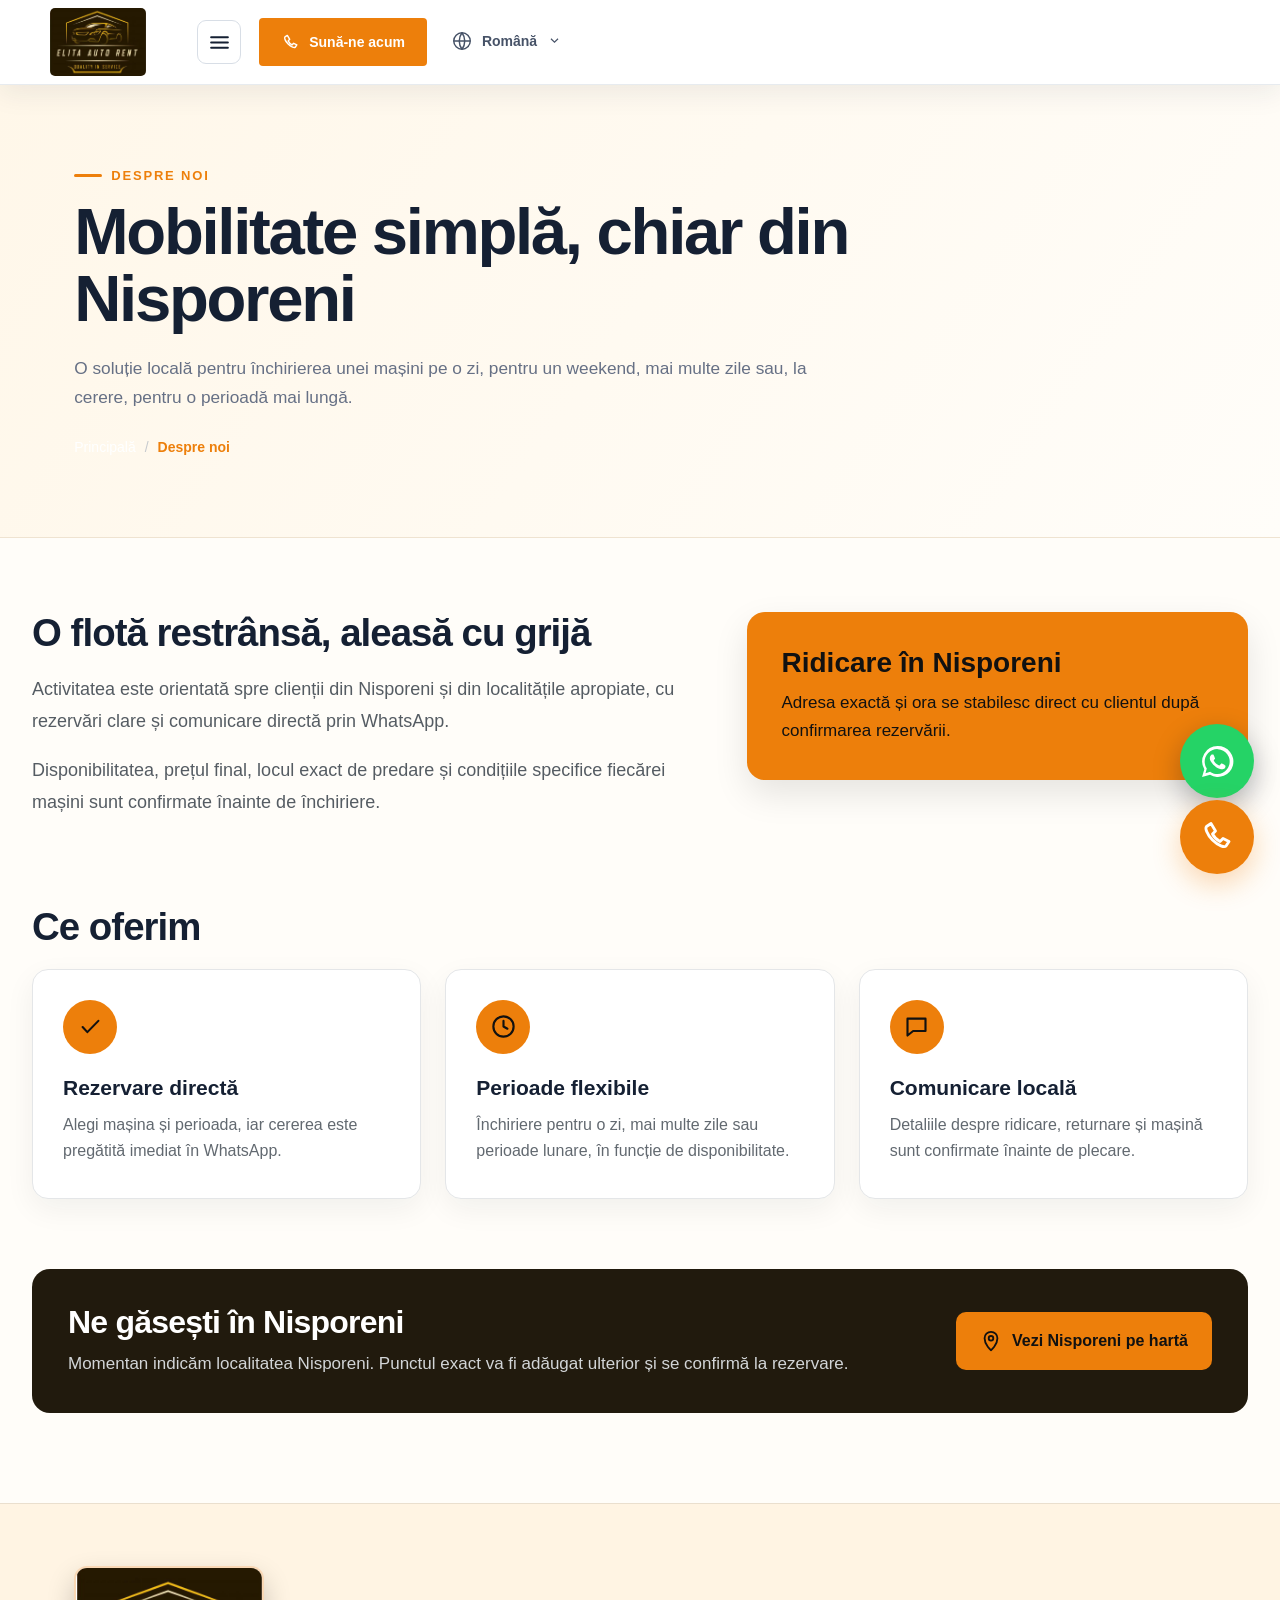
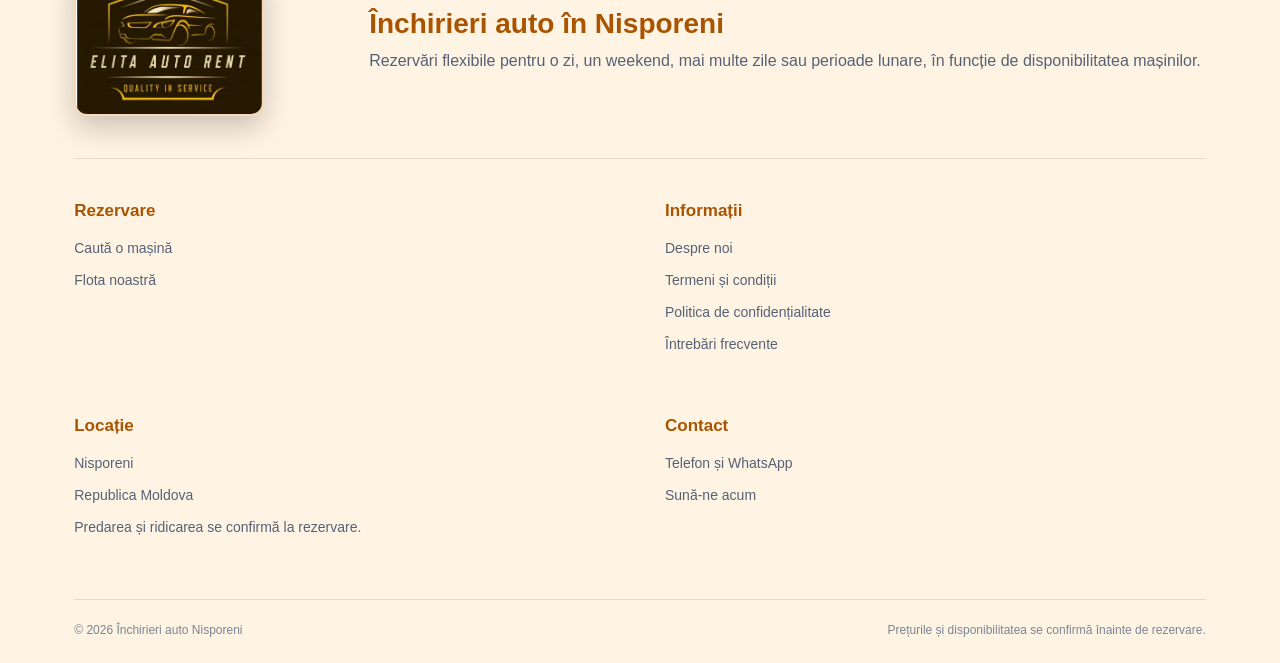
<file: about.html>
<!doctype html>
<html lang="ro">
<head>
  <meta charset="utf-8">
  <meta name="viewport" content="width=device-width, initial-scale=1">
  <meta name="description" content="Despre serviciul local de închirieri auto din Nisporeni, Republica Moldova.">
  <title>Despre noi | Închirieri auto Nisporeni</title>
  <link rel="stylesheet" href="styles.css">
</head>
<body class="info-page" data-page="about">
  <header class="site-header" aria-label="Antet">
    <a class="brand-placeholder" href="index.html" aria-label="Elita Auto Rent — Acasă"><img class="brand-logo" src="assets/brand/elita-auto-rent-logo.jpg" alt="Elita Auto Rent"></a>
    <nav class="desktop-nav" aria-label="Navigație principală">
      <a href="index.html#fleet" data-i18n="navRental">Închirieri auto</a>
      <a href="index.html#fleet" data-i18n="navFleet">Flota noastră</a>
      <a href="about.html" data-i18n="navAbout" aria-current="page">Despre noi</a>
      <a href="terms.html" data-i18n="navTerms">Termeni și condiții</a>
      <a href="index.html#contact" data-i18n="navContact">Contact</a>
    </nav>
    <div class="header-actions">
      <button id="mobile-nav-toggle" class="mobile-nav-toggle" type="button" aria-label="Deschide meniul" aria-expanded="false" aria-controls="mobile-nav-panel">
        <svg aria-hidden="true" viewBox="0 0 24 24"><path d="M4 7h16M4 12h16M4 17h16"/></svg>
      </button>
      <a class="account-link header-phone-link" href="index.html#contact" data-call-link><svg class="inline-phone-icon" aria-hidden="true" viewBox="0 0 24 24"><path d="M8 3 5 5c-1 1 0 5 4 9s8 5 9 4l2-3-4-2-2 2c-2-1-4-3-5-5l2-2-3-5Z"/></svg> <span data-phone-display>Sună-ne acum</span></a>
      <a class="header-icon-link" href="index.html#fleet" aria-label="Rezervare">
        <svg aria-hidden="true" viewBox="0 0 24 24"><path d="M20 21v-2a5 5 0 0 0-5-5H9a5 5 0 0 0-5 5v2M12 10a4 4 0 1 0 0-8 4 4 0 0 0 0 8Z"/></svg>
      </a>
      <div class="language-switcher">
        <button id="language-button" class="language-button" type="button" aria-label="Selectează limba" aria-expanded="false" aria-controls="language-menu">
          <svg aria-hidden="true" viewBox="0 0 24 24"><circle cx="12" cy="12" r="9"/><path d="M3 12h18M12 3a15 15 0 0 1 0 18M12 3a15 15 0 0 0 0 18"/></svg>
          <span id="current-language-label">Română</span>
          <svg class="language-chevron" aria-hidden="true" viewBox="0 0 24 24"><path d="m7 9.5 5 5 5-5"/></svg>
        </button>
        <div id="language-menu" class="language-menu" hidden>
          <button type="button" data-language="ro" aria-current="true">Română <small>RO</small></button>
          <button type="button" data-language="ru">Русский <small>RU</small></button>
          <button type="button" data-language="en">English <small>EN</small></button>
        </div>
      </div>
    </div>
    <nav id="mobile-nav-panel" class="mobile-nav-panel" aria-label="Navigație mobilă" hidden>
      <a href="index.html#fleet" data-i18n="navRental">Închirieri auto</a>
      <a href="index.html#fleet" data-i18n="navFleet">Flota noastră</a>
      <a href="about.html" data-i18n="navAbout" aria-current="page">Despre noi</a>
      <a href="terms.html" data-i18n="navTerms">Termeni și condiții</a>
      <a href="index.html#contact" data-i18n="navContact">Contact</a>
    </nav>
  </header>

  <main class="info-main">
    <section class="info-hero">
      <div class="info-hero-inner">
        <span class="info-eyebrow" data-i18n="eyebrow">Despre noi</span>
        <h1 data-i18n="title">Mobilitate simplă, chiar din Nisporeni</h1>
        <p data-i18n="lead">O soluție locală pentru închirierea unei mașini pe o zi, pentru un weekend, mai multe zile sau, la cerere, pentru o perioadă mai lungă.</p>
        <nav class="info-breadcrumbs" aria-label="Fir de navigare"><a href="index.html" data-i18n="home">Principală</a><span>/</span><strong data-i18n="navAbout">Despre noi</strong></nav>
      </div>
    </section>

    <div class="info-content-shell">
      <section class="info-section about-intro-grid">
        <div class="info-copy">
          <h2 data-i18n="introTitle">O flotă restrânsă, aleasă cu grijă</h2>
          <p data-i18n="introOne">Activitatea este orientată spre clienții din Nisporeni și din localitățile apropiate, cu rezervări clare și comunicare directă prin WhatsApp.</p>
          <p data-i18n="introTwo">Disponibilitatea, prețul final, locul exact de predare și condițiile specifice fiecărei mașini sunt confirmate înainte de închiriere.</p>
        </div>
        <aside class="about-highlight">
          <strong data-i18n="highlightTitle">Ridicare în Nisporeni</strong>
          <p data-i18n="highlightText">Adresa exactă și ora se stabilesc direct cu clientul după confirmarea rezervării.</p>
        </aside>
      </section>

      <section class="info-section">
        <h2 data-i18n="valuesTitle">Ce oferim</h2>
        <div class="about-card-grid">
          <article class="about-card">
            <span class="about-card-icon"><svg aria-hidden="true" viewBox="0 0 24 24"><path d="M5 12.5 9.2 17 19 7"/></svg></span>
            <h3 data-i18n="cardOneTitle">Rezervare directă</h3><p data-i18n="cardOneText">Alegi mașina și perioada, iar cererea este pregătită imediat în WhatsApp.</p>
          </article>
          <article class="about-card">
            <span class="about-card-icon"><svg aria-hidden="true" viewBox="0 0 24 24"><circle cx="12" cy="12" r="9"/><path d="M12 7v5l3.5 2"/></svg></span>
            <h3 data-i18n="cardTwoTitle">Perioade flexibile</h3><p data-i18n="cardTwoText">Închiriere pentru o zi, mai multe zile sau perioade lunare, în funcție de disponibilitate.</p>
          </article>
          <article class="about-card">
            <span class="about-card-icon"><svg aria-hidden="true" viewBox="0 0 24 24"><path d="M4 5h16v11H9l-5 4Z"/></svg></span>
            <h3 data-i18n="cardThreeTitle">Comunicare locală</h3><p data-i18n="cardThreeText">Detaliile despre ridicare, returnare și mașină sunt confirmate înainte de plecare.</p>
          </article>
        </div>
      </section>

      <section class="info-section location-callout">
        <div><h2 data-i18n="locationTitle">Ne găsești în Nisporeni</h2><p data-i18n="locationText">Momentan indicăm localitatea Nisporeni. Punctul exact va fi adăugat ulterior și se confirmă la rezervare.</p></div>
        <a class="map-button" href="https://www.google.com/maps/search/?api=1&amp;query=Nisporeni%2C%20Republica%20Moldova" target="_blank" rel="noopener noreferrer">
          <svg aria-hidden="true" viewBox="0 0 24 24"><path d="M12 22s7-5.5 7-13A7 7 0 1 0 5 9c0 7.5 7 13 7 13Z"/><circle cx="12" cy="9" r="2.5"/></svg><span data-i18n="mapButton">Vezi Nisporeni pe hartă</span>
        </a>
      </section>
    </div>
  </main>

  <footer class="site-footer">
    <div class="site-footer-shell">
      <section class="footer-intro"><a class="footer-brand" href="index.html" aria-label="Elita Auto Rent — Acasă"><img class="footer-logo" src="assets/brand/elita-auto-rent-logo.jpg" alt="Elita Auto Rent"></a><div><h2 data-i18n="footerTitle">Închirieri auto în Nisporeni</h2><p data-i18n="footerLead">Rezervări flexibile pentru o zi, un weekend, mai multe zile sau perioade lunare, în funcție de disponibilitatea mașinilor.</p></div></section>
      <div class="footer-columns">
        <div><h3 data-i18n="booking">Rezervare</h3><a href="index.html#fleet" data-i18n="findCar">Caută o mașină</a><a href="index.html#fleet" data-i18n="navFleet">Flota noastră</a></div>
        <div><h3 data-i18n="information">Informații</h3><a href="about.html" data-i18n="navAbout">Despre noi</a><a href="terms.html" data-i18n="navTerms">Termeni și condiții</a><a href="#" data-i18n="privacy">Politica de confidențialitate</a><a href="#" data-i18n="faq">Întrebări frecvente</a></div>
        <div><h3 data-i18n="location">Locație</h3><a href="https://www.google.com/maps/search/?api=1&amp;query=Nisporeni%2C%20Republica%20Moldova" target="_blank" rel="noopener noreferrer">Nisporeni</a><a href="https://www.google.com/maps/search/?api=1&amp;query=Nisporeni%2C%20Republica%20Moldova" target="_blank" rel="noopener noreferrer" data-i18n="moldova">Republica Moldova</a><p data-i18n="delivery">Predarea și ridicarea se confirmă la rezervare.</p></div>
        <div><h3 data-i18n="navContact">Contact</h3><p data-i18n="phoneWhatsapp">Telefon și WhatsApp</p><a href="index.html#contact" data-call-link data-phone-display>Sună-ne acum</a></div>
      </div>
      <div class="footer-bottom"><span data-i18n="copyright">© 2026 Închirieri auto Nisporeni</span><span data-i18n="availability">Prețurile și disponibilitatea se confirmă înainte de rezervare.</span></div>
    </div>
  </footer>

  <button id="floating-whatsapp" class="floating-safety floating-whatsapp" type="button" aria-label="Deschide WhatsApp"><svg aria-hidden="true" viewBox="0 0 32 32"><path d="M16.05 4.5A11.42 11.42 0 0 0 6.2 21.7L4.5 27.5l5.95-1.62A11.5 11.5 0 1 0 16.05 4.5Zm0 20.87c-1.8 0-3.56-.5-5.08-1.45l-.36-.22-3.53.96.95-3.43-.24-.37a9.3 9.3 0 1 1 8.26 4.51Zm5.1-6.96c-.28-.14-1.65-.81-1.9-.9-.26-.1-.45-.14-.64.14-.19.28-.73.9-.9 1.09-.16.19-.33.21-.61.07-.28-.14-1.18-.43-2.25-1.39a8.43 8.43 0 0 1-1.56-1.94c-.16-.28-.02-.43.12-.57.13-.13.28-.33.42-.5.14-.16.19-.28.28-.47.09-.19.05-.35-.02-.5-.07-.14-.64-1.54-.87-2.1-.23-.56-.47-.48-.64-.49h-.54c-.19 0-.5.07-.76.35-.26.28-1 1-1 2.43 0 1.43 1.04 2.81 1.18 3 .14.19 2.04 3.12 4.95 4.38.69.3 1.23.48 1.65.61.69.22 1.32.19 1.82.12.56-.08 1.65-.68 1.88-1.33.23-.65.23-1.21.16-1.33-.07-.12-.26-.19-.54-.33Z"/></svg></button>
  <a id="floating-phone" class="floating-safety floating-phone" href="index.html#contact" data-call-link aria-label="Sună-ne acum"><svg aria-hidden="true" viewBox="0 0 24 24"><path d="M8 3 5 5c-1 1 0 5 4 9s8 5 9 4l2-3-4-2-2 2c-2-1-4-3-5-5l2-2-3-5Z"/></svg></a>
  <button id="scroll-to-top" class="scroll-to-top" type="button" aria-label="Înapoi la începutul paginii"><svg aria-hidden="true" viewBox="0 0 64 64"><circle class="scroll-track" cx="32" cy="32" r="26"/><circle class="scroll-progress" cx="32" cy="32" r="26"/><path class="scroll-arrow" d="M32 43V22M23.5 30.5 32 22l8.5 8.5"/></svg></button>
  <script src="site-config.js"></script>
  <script src="content-pages.js"></script>
</body>
</html>
</file>
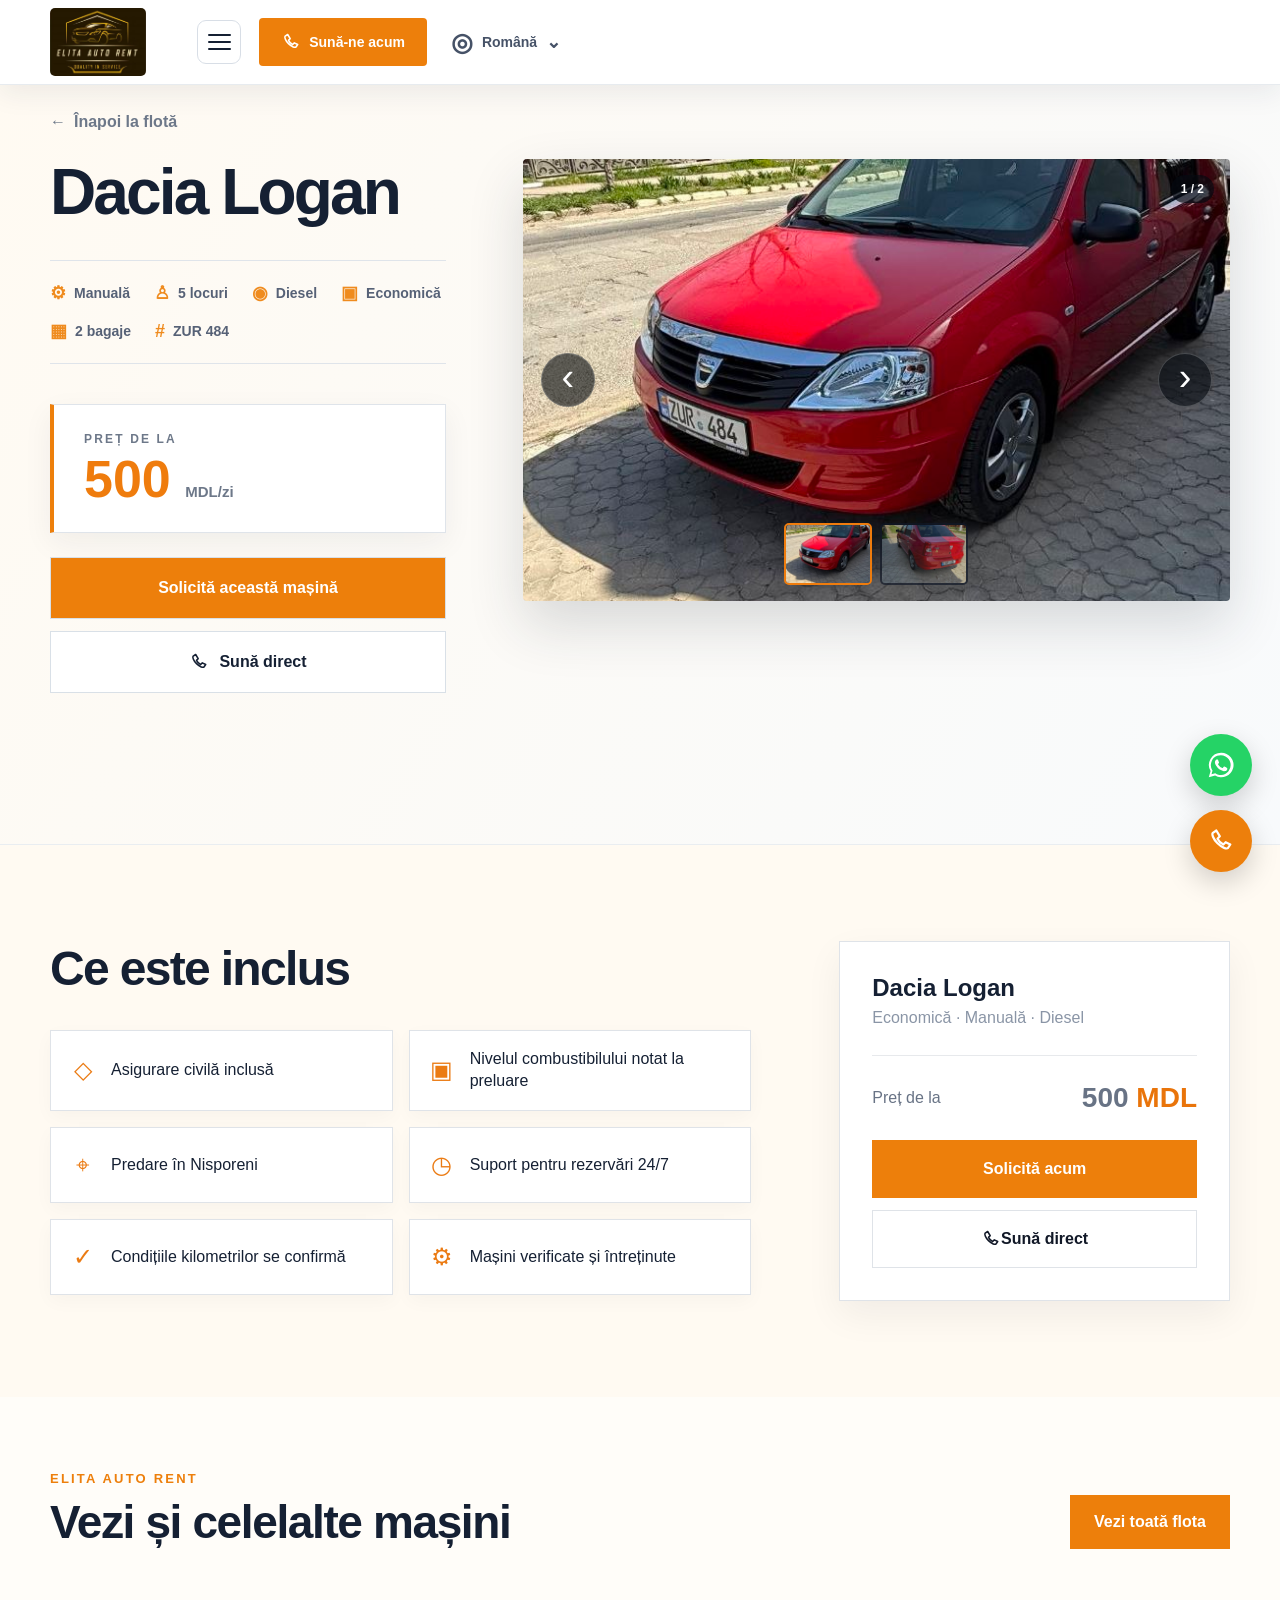
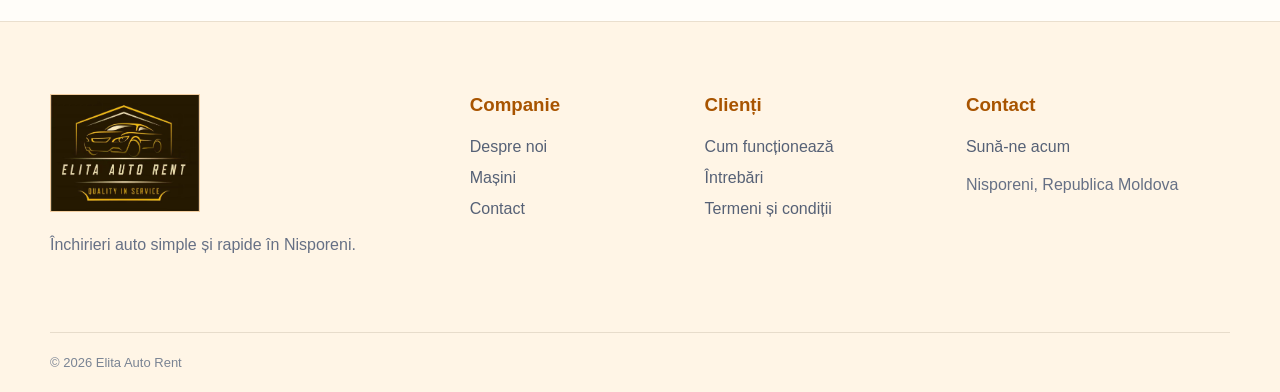
<file: car.html>
<!doctype html>
<html lang="ro">
<head>
  <meta charset="utf-8">
  <meta name="viewport" content="width=device-width, initial-scale=1, viewport-fit=cover">
  <meta name="description" content="Detalii, fotografii și rezervare pentru mașinile Elita Auto Rent din Nisporeni.">
  <meta name="theme-color" content="#fffaf2">
  <title>Mașină | Elita Auto Rent</title>
  <link rel="stylesheet" href="styles.css">
  <link rel="stylesheet" href="car-detail.css">
</head>
<body class="car-detail-page">
  <header class="site-header detail-site-header" aria-label="Antet principal">
    <a class="brand-placeholder" href="index.html" aria-label="Elita Auto Rent — Acasă"><img class="brand-logo" src="assets/brand/elita-auto-rent-logo.jpg" alt="Elita Auto Rent"></a>
    <nav class="desktop-nav" aria-label="Navigație principală">
      <a href="index.html#fleet" data-copy="cars">Mașini</a>
      <a href="index.html#how-it-works" data-copy="steps">Cum funcționează</a>
      <a href="index.html#faq" data-copy="faq">Întrebări</a>
      <a href="about.html" data-copy="about">Despre noi</a>
      <a href="index.html#contact" data-copy="contact">Contact</a>
    </nav>
    <div class="header-actions">
      <button id="detail-mobile-toggle" class="mobile-nav-toggle" type="button" aria-label="Deschide meniul" aria-expanded="false" aria-controls="detail-mobile-nav">
        <span class="detail-menu-lines" aria-hidden="true"><i></i><i></i><i></i></span>
      </button>
      <a class="account-link detail-header-phone" href="index.html#contact" data-call-link><svg class="inline-phone-icon" aria-hidden="true" viewBox="0 0 24 24"><path d="M8 3 5 5c-1 1 0 5 4 9s8 5 9 4l2-3-4-2-2 2c-2-1-4-3-5-5l2-2-3-5Z"/></svg> <span data-phone-display>Sună-ne acum</span></a>
      <div class="language-switcher">
        <button id="detail-language-button" class="language-button" type="button" aria-label="Selectează limba" aria-expanded="false" aria-controls="detail-language-menu">
          <span class="detail-globe" aria-hidden="true">◎</span>
          <span id="detail-language-label">Română</span>
          <span class="detail-language-chevron" aria-hidden="true">⌄</span>
        </button>
        <div id="detail-language-menu" class="language-menu" hidden>
          <button type="button" data-language="ro" aria-current="true">Română <small>RO</small></button>
          <button type="button" data-language="ru">Русский <small>RU</small></button>
          <button type="button" data-language="en">English <small>EN</small></button>
        </div>
      </div>
    </div>
    <nav id="detail-mobile-nav" class="mobile-nav-panel" aria-label="Navigație mobilă" hidden>
      <a href="index.html#fleet" data-copy="cars">Mașini</a>
      <a href="index.html#how-it-works" data-copy="steps">Cum funcționează</a>
      <a href="index.html#faq" data-copy="faq">Întrebări</a>
      <a href="about.html" data-copy="about">Despre noi</a>
      <a href="index.html#contact" data-copy="contact">Contact</a>
    </nav>
  </header>

  <main>
    <section class="detail-hero" aria-labelledby="detail-title">
      <div class="detail-shell">
        <a class="detail-back" href="index.html#fleet"><span aria-hidden="true">←</span> <span data-copy="back">Înapoi la flotă</span></a>
        <div class="detail-layout">
          <div class="detail-copy-column">
            <h1 id="detail-title">Mașină</h1>
            <ul id="detail-specs" class="detail-specs" aria-label="Specificațiile mașinii"></ul>
            <div class="detail-price-card">
              <span data-copy="priceFrom">Preț de la</span>
              <strong><span id="detail-price">—</span> <small>MDL<span data-copy="perDay">/zi</span></small></strong>
            </div>
            <div class="detail-desktop-actions">
              <button class="detail-request-button" type="button" data-request data-copy="requestCar">Solicită această mașină</button>
              <a class="detail-call-button" href="index.html#contact" data-call-link><svg class="inline-phone-icon" aria-hidden="true" viewBox="0 0 24 24"><path d="M8 3 5 5c-1 1 0 5 4 9s8 5 9 4l2-3-4-2-2 2c-2-1-4-3-5-5l2-2-3-5Z"/></svg> <span data-copy="call">Sună direct</span></a>
            </div>
          </div>

          <div class="detail-gallery" aria-label="Galeria mașinii">
            <div class="detail-gallery-stage">
              <img id="detail-main-image" src="" alt="" tabindex="0" role="button">
              <button id="detail-gallery-prev" class="detail-gallery-arrow detail-gallery-prev" type="button" aria-label="Fotografia anterioară">‹</button>
              <button id="detail-gallery-next" class="detail-gallery-arrow detail-gallery-next" type="button" aria-label="Fotografia următoare">›</button>
              <span id="detail-gallery-counter" class="detail-gallery-counter"></span>
              <div id="detail-thumbnails" class="detail-thumbnails" aria-label="Miniaturi galerie"></div>
            </div>
          </div>
        </div>
      </div>
    </section>

    <section class="included-section" aria-labelledby="included-title">
      <div class="included-shell">
        <div class="included-main">
          <h2 id="included-title" data-copy="included">Ce este inclus</h2>
          <div class="included-grid">
            <div><span aria-hidden="true">◇</span><p data-copy="insurance">Asigurare civilă inclusă</p></div>
            <div><span aria-hidden="true">▣</span><p data-copy="fuelPickup">Nivelul combustibilului notat la preluare</p></div>
            <div><span aria-hidden="true">⌖</span><p data-copy="delivery">Predare în Nisporeni</p></div>
            <div><span aria-hidden="true">◷</span><p data-copy="support">Suport pentru rezervări 24/7</p></div>
            <div><span aria-hidden="true">✓</span><p data-copy="mileage">Condițiile kilometrilor se confirmă</p></div>
            <div><span aria-hidden="true">⚙</span><p data-copy="inspection">Mașini verificate și întreținute</p></div>
          </div>
        </div>
        <aside class="included-booking-card">
          <h3 id="included-car-name">Mașină</h3>
          <p id="included-car-summary">—</p>
          <div><span data-copy="priceFrom">Preț de la</span><strong><span id="included-price">—</span> MDL</strong></div>
          <button type="button" data-request data-copy="requestNow">Solicită acum</button>
          <a href="index.html#contact" data-call-link><svg class="inline-phone-icon" aria-hidden="true" viewBox="0 0 24 24"><path d="M8 3 5 5c-1 1 0 5 4 9s8 5 9 4l2-3-4-2-2 2c-2-1-4-3-5-5l2-2-3-5Z"/></svg> <span data-copy="call">Sună direct</span></a>
        </aside>
      </div>
    </section>

    <section class="detail-fleet-cta">
      <div><span class="section-eyebrow">Elita Auto Rent</span><h2 data-copy="otherCars">Vezi și celelalte mașini</h2></div>
      <a href="index.html#fleet" data-copy="viewFleet">Vezi toată flota</a>
    </section>
  </main>

  <footer class="detail-footer">
    <div class="detail-footer-shell">
      <div class="detail-footer-brand"><img src="assets/brand/elita-auto-rent-logo.jpg" alt="Elita Auto Rent"><p data-copy="footerText">Închirieri auto simple și rapide în Nisporeni.</p></div>
      <div><h3 data-copy="company">Companie</h3><a href="about.html" data-copy="about">Despre noi</a><a href="index.html#fleet" data-copy="cars">Mașini</a><a href="index.html#contact" data-copy="contact">Contact</a></div>
      <div><h3 data-copy="clients">Clienți</h3><a href="index.html#how-it-works" data-copy="steps">Cum funcționează</a><a href="index.html#faq" data-copy="faq">Întrebări</a><a href="terms.html" data-copy="terms">Termeni și condiții</a></div>
      <div id="detail-contact"><h3 data-copy="contact">Contact</h3><a href="index.html#contact" data-call-link data-phone-display>Sună-ne acum</a><p>Nisporeni, Republica Moldova</p></div>
    </div>
    <div class="detail-footer-bottom">© 2026 Elita Auto Rent</div>
  </footer>

  <div class="detail-mobile-actions" aria-label="Acțiuni rezervare">
    <a href="index.html#contact" data-call-link><svg class="inline-phone-icon" aria-hidden="true" viewBox="0 0 24 24"><path d="M8 3 5 5c-1 1 0 5 4 9s8 5 9 4l2-3-4-2-2 2c-2-1-4-3-5-5l2-2-3-5Z"/></svg> <span data-copy="call">Sună direct</span></a>
    <button type="button" data-request data-copy="requestCar">Solicită această mașină</button>
  </div>

  <button class="detail-floating-whatsapp" type="button" data-request aria-label="Scrie pe WhatsApp">
    <svg aria-hidden="true" viewBox="0 0 32 32"><path d="M16.05 4.5A11.42 11.42 0 0 0 6.2 21.7L4.5 27.5l5.95-1.62A11.5 11.5 0 1 0 16.05 4.5Zm0 20.87c-1.8 0-3.56-.5-5.08-1.45l-.36-.22-3.53.96.95-3.43-.24-.37a9.3 9.3 0 1 1 8.26 4.51Zm5.1-6.96c-.28-.14-1.65-.81-1.9-.9-.26-.1-.45-.14-.64.14-.19.28-.73.9-.9 1.09-.16.19-.33.21-.61.07-.28-.14-1.18-.43-2.25-1.39a8.43 8.43 0 0 1-1.56-1.94c-.16-.28-.02-.43.12-.57.13-.13.28-.33.42-.5.14-.16.19-.28.28-.47.09-.19.05-.35-.02-.5-.07-.14-.64-1.54-.87-2.1-.23-.56-.47-.48-.64-.49h-.54c-.19 0-.5.07-.76.35-.26.28-1 1-1 2.43 0 1.43 1.04 2.81 1.18 3 .14.19 2.04 3.12 4.95 4.38.69.3 1.23.48 1.65.61.69.22 1.32.19 1.82.12.56-.08 1.65-.68 1.88-1.33.23-.65.23-1.21.16-1.33-.07-.12-.26-.19-.54-.33Z"/></svg>
  </button>
  <a class="detail-floating-phone" href="index.html#contact" data-call-link aria-label="Sună-ne acum"><svg aria-hidden="true" viewBox="0 0 24 24"><path d="M8 3 5 5c-1 1 0 5 4 9s8 5 9 4l2-3-4-2-2 2c-2-1-4-3-5-5l2-2-3-5Z"/></svg></a>

  <section id="detail-lightbox" class="detail-lightbox" role="dialog" aria-modal="true" aria-label="Galerie foto" hidden>
    <span id="detail-lightbox-counter" class="detail-lightbox-counter"></span>
    <button id="detail-lightbox-close" class="detail-lightbox-close" type="button" aria-label="Închide galeria">×</button>
    <button id="detail-lightbox-prev" class="detail-lightbox-arrow detail-lightbox-prev" type="button" aria-label="Fotografia anterioară">‹</button>
    <div class="detail-lightbox-frame"><img id="detail-lightbox-image" src="" alt=""></div>
    <button id="detail-lightbox-next" class="detail-lightbox-arrow detail-lightbox-next" type="button" aria-label="Fotografia următoare">›</button>
  </section>

  <script src="site-config.js"></script>
  <script src="fleet-data.js"></script>
  <script src="car-detail.js"></script>
</body>
</html>
</file>
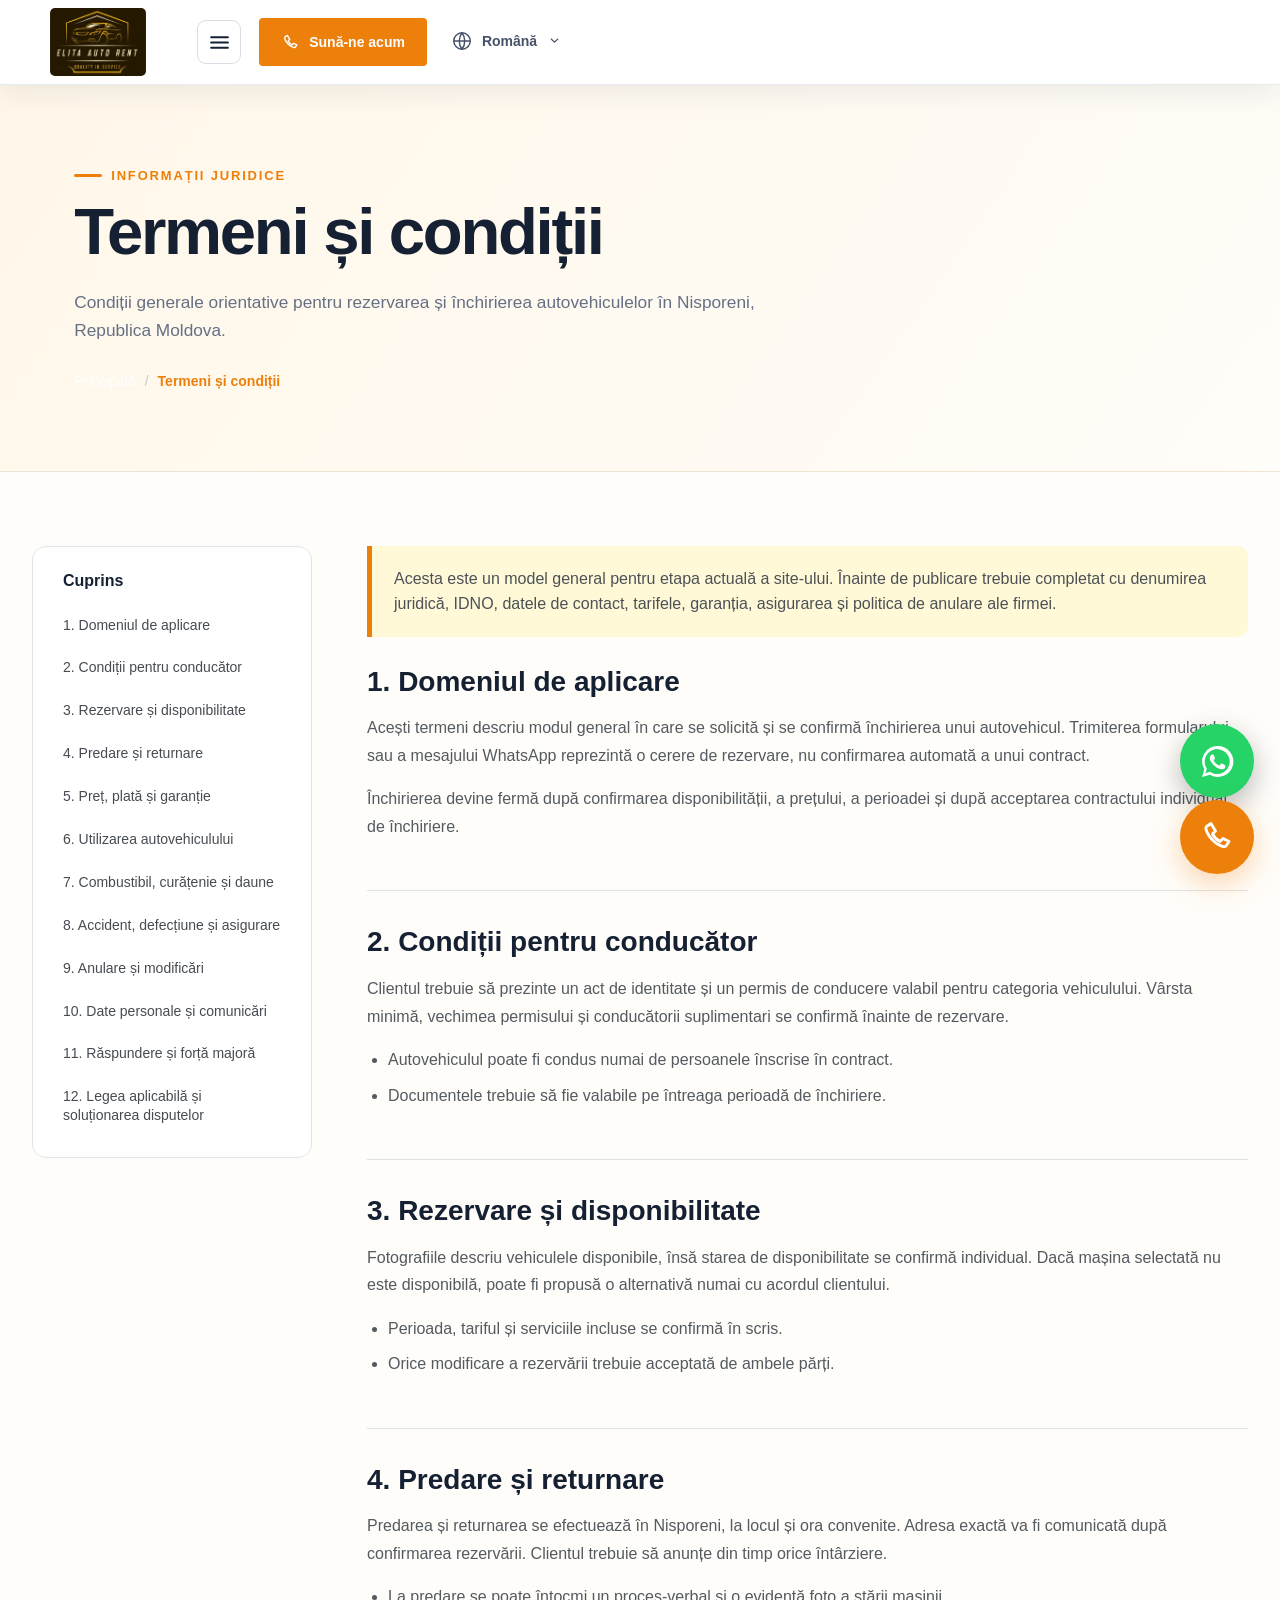
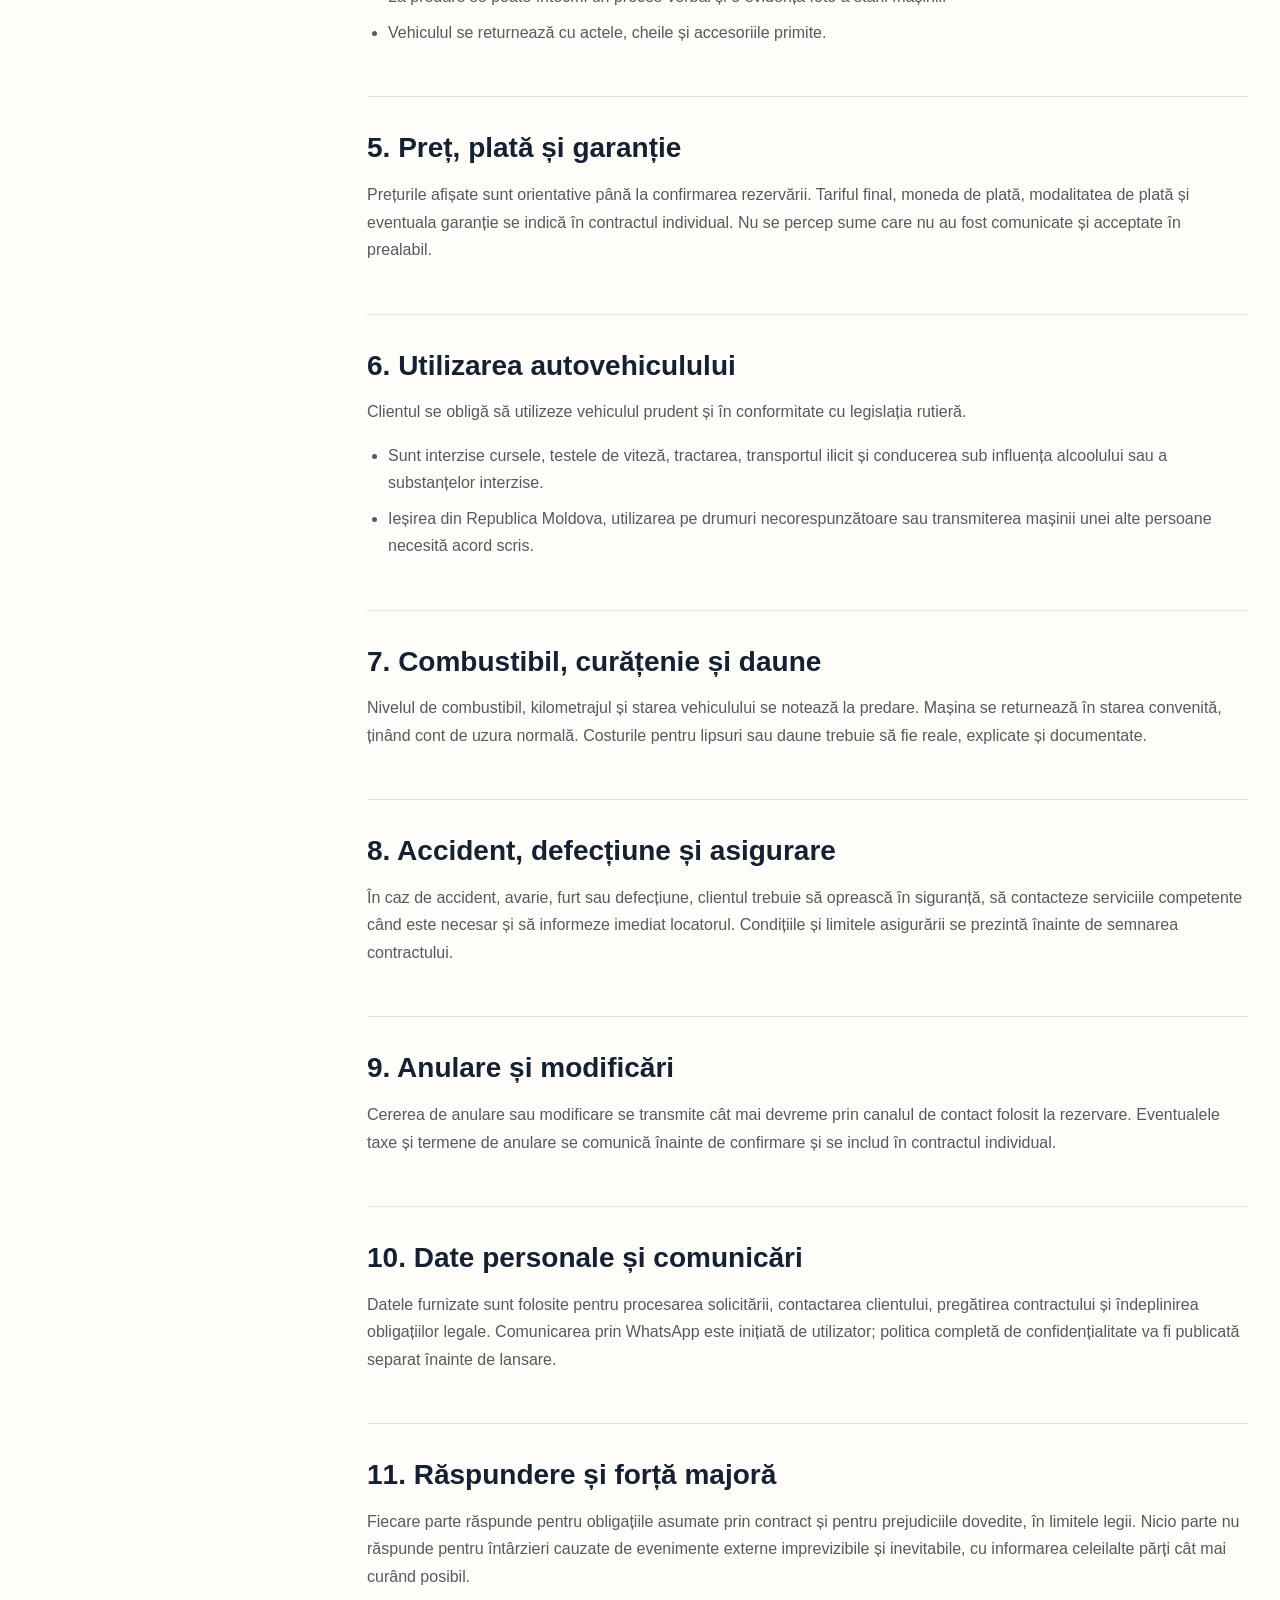
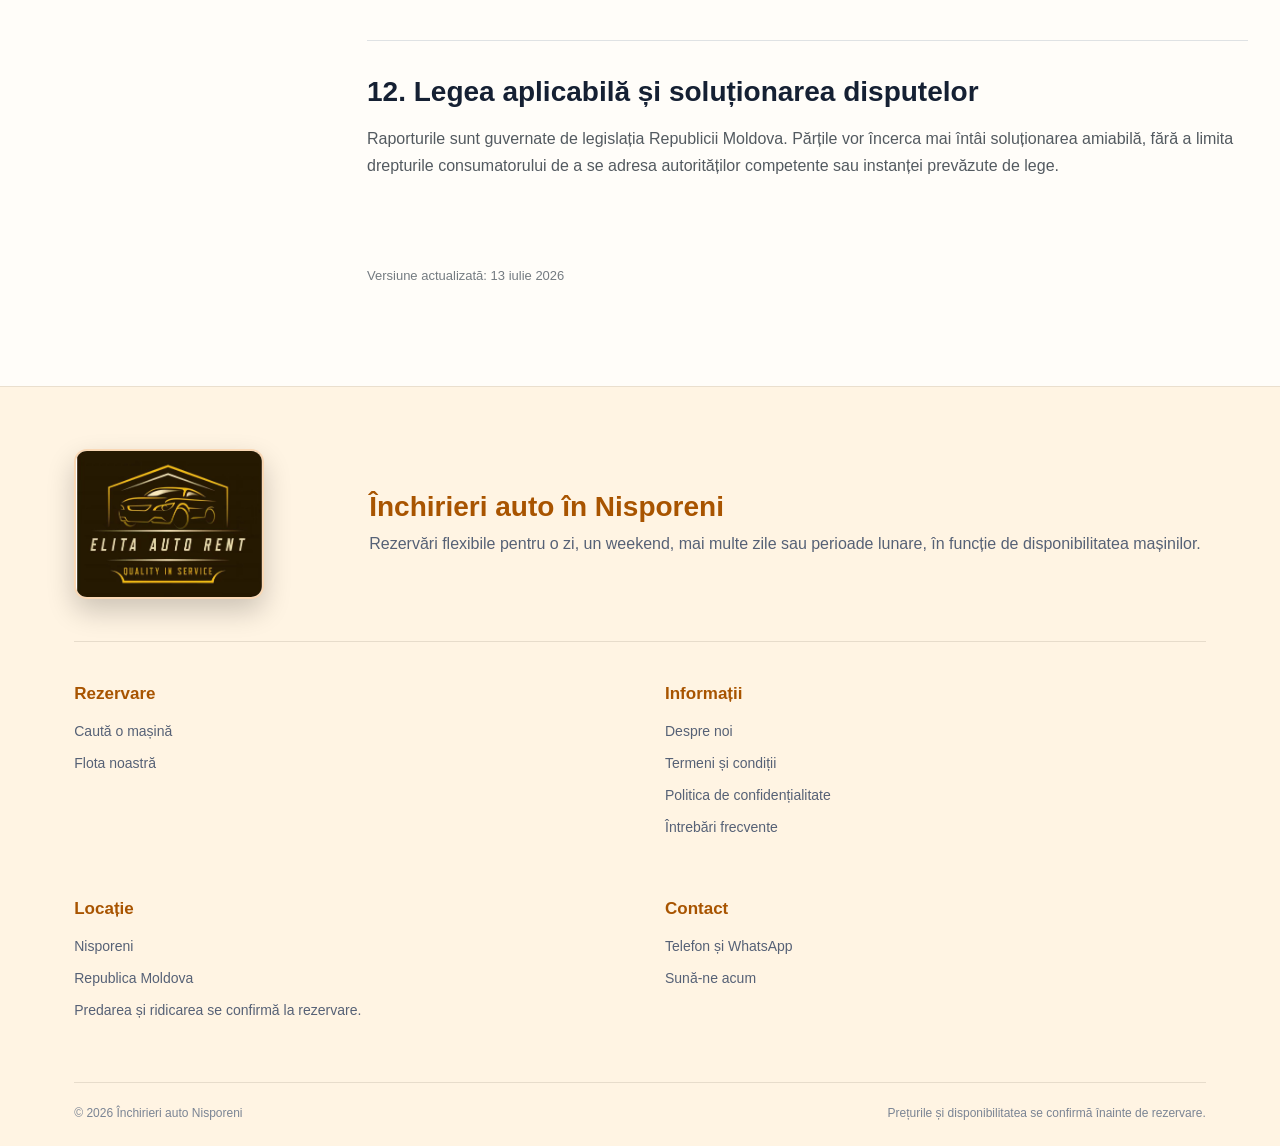
<file: terms.html>
<!doctype html>
<html lang="ro">
<head>
  <meta charset="utf-8">
  <meta name="viewport" content="width=device-width, initial-scale=1">
  <meta name="description" content="Termeni și condiții generale pentru serviciul de închirieri auto din Nisporeni, Republica Moldova.">
  <title>Termeni și condiții | Închirieri auto Nisporeni</title>
  <link rel="stylesheet" href="styles.css">
</head>
<body class="info-page" data-page="terms">
  <header class="site-header" aria-label="Antet">
    <a class="brand-placeholder" href="index.html" aria-label="Elita Auto Rent — Acasă"><img class="brand-logo" src="assets/brand/elita-auto-rent-logo.jpg" alt="Elita Auto Rent"></a>
    <nav class="desktop-nav" aria-label="Navigație principală">
      <a href="index.html#fleet" data-i18n="navRental">Închirieri auto</a>
      <a href="index.html#fleet" data-i18n="navFleet">Flota noastră</a>
      <a href="about.html" data-i18n="navAbout">Despre noi</a>
      <a href="terms.html" data-i18n="navTerms" aria-current="page">Termeni și condiții</a>
      <a href="index.html#contact" data-i18n="navContact">Contact</a>
    </nav>
    <div class="header-actions">
      <button id="mobile-nav-toggle" class="mobile-nav-toggle" type="button" aria-label="Deschide meniul" aria-expanded="false" aria-controls="mobile-nav-panel">
        <svg aria-hidden="true" viewBox="0 0 24 24"><path d="M4 7h16M4 12h16M4 17h16"/></svg>
      </button>
      <a class="account-link header-phone-link" href="index.html#contact" data-call-link><svg class="inline-phone-icon" aria-hidden="true" viewBox="0 0 24 24"><path d="M8 3 5 5c-1 1 0 5 4 9s8 5 9 4l2-3-4-2-2 2c-2-1-4-3-5-5l2-2-3-5Z"/></svg> <span data-phone-display>Sună-ne acum</span></a>
      <a class="header-icon-link" href="index.html#fleet" aria-label="Rezervare"><svg aria-hidden="true" viewBox="0 0 24 24"><path d="M20 21v-2a5 5 0 0 0-5-5H9a5 5 0 0 0-5 5v2M12 10a4 4 0 1 0 0-8 4 4 0 0 0 0 8Z"/></svg></a>
      <div class="language-switcher">
        <button id="language-button" class="language-button" type="button" aria-label="Selectează limba" aria-expanded="false" aria-controls="language-menu">
          <svg aria-hidden="true" viewBox="0 0 24 24"><circle cx="12" cy="12" r="9"/><path d="M3 12h18M12 3a15 15 0 0 1 0 18M12 3a15 15 0 0 0 0 18"/></svg>
          <span id="current-language-label">Română</span>
          <svg class="language-chevron" aria-hidden="true" viewBox="0 0 24 24"><path d="m7 9.5 5 5 5-5"/></svg>
        </button>
        <div id="language-menu" class="language-menu" hidden>
          <button type="button" data-language="ro" aria-current="true">Română <small>RO</small></button>
          <button type="button" data-language="ru">Русский <small>RU</small></button>
          <button type="button" data-language="en">English <small>EN</small></button>
        </div>
      </div>
    </div>
    <nav id="mobile-nav-panel" class="mobile-nav-panel" aria-label="Navigație mobilă" hidden>
      <a href="index.html#fleet" data-i18n="navRental">Închirieri auto</a>
      <a href="index.html#fleet" data-i18n="navFleet">Flota noastră</a>
      <a href="about.html" data-i18n="navAbout">Despre noi</a>
      <a href="terms.html" data-i18n="navTerms" aria-current="page">Termeni și condiții</a>
      <a href="index.html#contact" data-i18n="navContact">Contact</a>
    </nav>
  </header>

  <main class="info-main">
    <section class="info-hero">
      <div class="info-hero-inner">
        <span class="info-eyebrow" data-i18n="eyebrow">Informații juridice</span>
        <h1 data-i18n="title">Termeni și condiții</h1>
        <p data-i18n="lead">Condiții generale orientative pentru rezervarea și închirierea autovehiculelor în Nisporeni, Republica Moldova.</p>
        <nav class="info-breadcrumbs" aria-label="Fir de navigare"><a href="index.html" data-i18n="home">Principală</a><span>/</span><strong data-i18n="navTerms">Termeni și condiții</strong></nav>
      </div>
    </section>

    <div class="info-content-shell legal-layout">
      <aside class="legal-toc"><strong data-i18n="tocTitle">Cuprins</strong><nav id="terms-toc-links" aria-label="Cuprins termeni"></nav></aside>
      <article>
        <div class="legal-notice" data-i18n="notice">Acesta este un model general pentru etapa actuală a site-ului. Înainte de publicare trebuie completat cu denumirea juridică, IDNO, datele de contact, tarifele, garanția, asigurarea și politica de anulare ale firmei.</div>
        <div id="terms-sections"></div>
        <p class="legal-updated" data-i18n="updated">Versiune actualizată: 13 iulie 2026</p>
      </article>
    </div>
  </main>

  <footer class="site-footer">
    <div class="site-footer-shell">
      <section class="footer-intro"><a class="footer-brand" href="index.html" aria-label="Elita Auto Rent — Acasă"><img class="footer-logo" src="assets/brand/elita-auto-rent-logo.jpg" alt="Elita Auto Rent"></a><div><h2 data-i18n="footerTitle">Închirieri auto în Nisporeni</h2><p data-i18n="footerLead">Rezervări flexibile pentru o zi, un weekend, mai multe zile sau perioade lunare, în funcție de disponibilitatea mașinilor.</p></div></section>
      <div class="footer-columns">
        <div><h3 data-i18n="booking">Rezervare</h3><a href="index.html#fleet" data-i18n="findCar">Caută o mașină</a><a href="index.html#fleet" data-i18n="navFleet">Flota noastră</a></div>
        <div><h3 data-i18n="information">Informații</h3><a href="about.html" data-i18n="navAbout">Despre noi</a><a href="terms.html" data-i18n="navTerms">Termeni și condiții</a><a href="#" data-i18n="privacy">Politica de confidențialitate</a><a href="#" data-i18n="faq">Întrebări frecvente</a></div>
        <div><h3 data-i18n="location">Locație</h3><a href="https://www.google.com/maps/search/?api=1&amp;query=Nisporeni%2C%20Republica%20Moldova" target="_blank" rel="noopener noreferrer">Nisporeni</a><a href="https://www.google.com/maps/search/?api=1&amp;query=Nisporeni%2C%20Republica%20Moldova" target="_blank" rel="noopener noreferrer" data-i18n="moldova">Republica Moldova</a><p data-i18n="delivery">Predarea și ridicarea se confirmă la rezervare.</p></div>
        <div><h3 data-i18n="navContact">Contact</h3><p data-i18n="phoneWhatsapp">Telefon și WhatsApp</p><a href="index.html#contact" data-call-link data-phone-display>Sună-ne acum</a></div>
      </div>
      <div class="footer-bottom"><span data-i18n="copyright">© 2026 Închirieri auto Nisporeni</span><span data-i18n="availability">Prețurile și disponibilitatea se confirmă înainte de rezervare.</span></div>
    </div>
  </footer>

  <button id="floating-whatsapp" class="floating-safety floating-whatsapp" type="button" aria-label="Deschide WhatsApp"><svg aria-hidden="true" viewBox="0 0 32 32"><path d="M16.05 4.5A11.42 11.42 0 0 0 6.2 21.7L4.5 27.5l5.95-1.62A11.5 11.5 0 1 0 16.05 4.5Zm0 20.87c-1.8 0-3.56-.5-5.08-1.45l-.36-.22-3.53.96.95-3.43-.24-.37a9.3 9.3 0 1 1 8.26 4.51Zm5.1-6.96c-.28-.14-1.65-.81-1.9-.9-.26-.1-.45-.14-.64.14-.19.28-.73.9-.9 1.09-.16.19-.33.21-.61.07-.28-.14-1.18-.43-2.25-1.39a8.43 8.43 0 0 1-1.56-1.94c-.16-.28-.02-.43.12-.57.13-.13.28-.33.42-.5.14-.16.19-.28.28-.47.09-.19.05-.35-.02-.5-.07-.14-.64-1.54-.87-2.1-.23-.56-.47-.48-.64-.49h-.54c-.19 0-.5.07-.76.35-.26.28-1 1-1 2.43 0 1.43 1.04 2.81 1.18 3 .14.19 2.04 3.12 4.95 4.38.69.3 1.23.48 1.65.61.69.22 1.32.19 1.82.12.56-.08 1.65-.68 1.88-1.33.23-.65.23-1.21.16-1.33-.07-.12-.26-.19-.54-.33Z"/></svg></button>
  <a id="floating-phone" class="floating-safety floating-phone" href="index.html#contact" data-call-link aria-label="Sună-ne acum"><svg aria-hidden="true" viewBox="0 0 24 24"><path d="M8 3 5 5c-1 1 0 5 4 9s8 5 9 4l2-3-4-2-2 2c-2-1-4-3-5-5l2-2-3-5Z"/></svg></a>
  <button id="scroll-to-top" class="scroll-to-top" type="button" aria-label="Înapoi la începutul paginii"><svg aria-hidden="true" viewBox="0 0 64 64"><circle class="scroll-track" cx="32" cy="32" r="26"/><circle class="scroll-progress" cx="32" cy="32" r="26"/><path class="scroll-arrow" d="M32 43V22M23.5 30.5 32 22l8.5 8.5"/></svg></button>
  <script src="site-config.js"></script>
  <script src="content-pages.js"></script>
</body>
</html>
</file>
<file: styles.css>
:root {
  --brand: #e5aa1f;
  --brand-hover: #cf9412;
  --accent: #9a6500;
  --brand-dark: #211600;
  --brand-cream: #f3ead5;
  --accent-soft: #fff4d6;
  --ink: #111111;
  --muted: #5f636b;
  --surface: #ffffff;
  --border: #d7dae0;
  --danger: #b42318;
  --shell-max: 1698px;
  --radius: 12px;
  font-family: Inter, Arial, sans-serif;
  color: var(--ink);
  background: #f7f4ee;
}

* { box-sizing: border-box; }

body { margin: 0; min-width: 320px; }

button, input, select { font: inherit; }

button, a { -webkit-tap-highlight-color: transparent; }

.sr-only {
  position: absolute;
  width: 1px;
  height: 1px;
  padding: 0;
  margin: -1px;
  overflow: hidden;
  clip: rect(0, 0, 0, 0);
  white-space: nowrap;
  border: 0;
}

.site-header {
  min-height: 104px;
  padding: 0 max(24px, calc((100vw - var(--shell-max)) / 2));
  display: flex;
  align-items: center;
  gap: clamp(28px, 4vw, 70px);
  background: #fffdf8;
  position: relative;
  z-index: 40;
}

.brand-placeholder {
  width: 118px;
  height: 93px;
  display: block;
  flex: 0 0 auto;
  overflow: hidden;
  border: 2px solid var(--brand);
  border-radius: 11px;
  background: var(--brand-dark);
  box-shadow: 0 8px 22px rgb(45 29 0 / 18%);
}
.brand-logo { width: 100%; height: 100%; display: block; object-fit: contain; }

.desktop-nav { display: flex; align-items: center; gap: 30px; flex: 1; }
.desktop-nav a, .account-link { color: #111; text-decoration: none; font-weight: 700; }
.desktop-nav a:hover, .account-link:hover { text-decoration: underline; text-underline-offset: 5px; }

.nav-menu-button {
  display: inline-flex;
  align-items: center;
  gap: 7px;
  padding: 12px 0;
  border: 0;
  color: #111;
  background: transparent;
  font-weight: 800;
  cursor: pointer;
}

.nav-menu-button svg { width: 17px; height: 17px; fill: none; stroke: currentColor; stroke-width: 2; }
.nav-menu-button[aria-expanded="true"] { color: var(--accent); }
.nav-menu-button[aria-expanded="true"] svg { transform: rotate(180deg); }

.header-actions { display: flex; align-items: center; gap: 24px; }
.mobile-nav-toggle {
  width: 44px;
  height: 44px;
  padding: 0;
  display: none;
  place-items: center;
  border: 1px solid #d8dce0;
  border-radius: 9px;
  color: #111;
  background: #fff;
  cursor: pointer;
}
.mobile-nav-toggle svg { width: 25px; height: 25px; fill: none; stroke: currentColor; stroke-width: 2; stroke-linecap: round; }
.mobile-nav-toggle[aria-expanded="true"] { color: #fff; border-color: var(--brand-dark); background: var(--brand-dark); }
.mobile-nav-panel {
  position: absolute;
  top: 100%;
  left: 18px;
  right: 18px;
  z-index: 85;
  padding: 10px;
  display: grid;
  border: 1px solid #e0e3e6;
  border-radius: 0 0 13px 13px;
  background: #fff;
  box-shadow: 0 18px 35px rgb(0 0 0 / 18%);
}
.mobile-nav-panel a { min-height: 48px; padding: 0 13px; display: flex; align-items: center; border-radius: 8px; color: #111; text-decoration: none; font-weight: 800; }
.mobile-nav-panel a:hover, .mobile-nav-panel a[aria-current="page"] { color: #704800; background: var(--accent-soft); }
.header-icon-link { display: grid; place-items: center; padding: 0; border: 0; color: #111; background: transparent; cursor: pointer; }
.header-icon-link svg { width: 29px; height: 29px; fill: none; stroke: currentColor; stroke-width: 1.8; stroke-linecap: round; }
.language-button { display: inline-flex; align-items: center; gap: 9px; border: 0; background: transparent; font-weight: 700; cursor: pointer; }
.language-button svg { width: 28px; height: 28px; fill: none; stroke: currentColor; stroke-width: 1.6; }
.language-switcher { position: relative; }
.language-button .language-chevron { width: 17px; height: 17px; transition: transform .2s ease; }
.language-button[aria-expanded="true"] .language-chevron { transform: rotate(180deg); }
.language-menu { position: absolute; top: calc(100% + 16px); right: 0; z-index: 80; width: 190px; padding: 8px; border: 1px solid #e0e3e6; border-radius: 11px; background: #fff; box-shadow: 0 14px 35px rgb(0 0 0 / 16%); }
.language-menu button { width: 100%; min-height: 44px; padding: 0 11px; display: flex; align-items: center; justify-content: space-between; border: 0; border-radius: 7px; background: transparent; font: inherit; font-weight: 750; text-align: left; cursor: pointer; }
.language-menu button:hover, .language-menu button[aria-current="true"] { color: #704800; background: var(--accent-soft); }
.language-menu small { color: #7c838a; font-size: 11px; font-weight: 900; }

.mega-menu {
  position: absolute;
  top: 104px;
  left: 0;
  right: 0;
  z-index: 35;
  min-height: 750px;
  padding: 56px max(24px, calc((100vw - var(--shell-max)) / 2)) 48px;
  background: #fff;
  border-top: 1px solid #ececec;
  border-radius: 0 0 16px 16px;
  box-shadow: 0 24px 50px rgb(0 0 0 / 24%);
}

.mega-menu-inner { max-width: var(--shell-max); margin: 0 auto; display: grid; grid-template-columns: 340px 1fr; min-height: 645px; }
.mega-sidebar { padding-right: 52px; border-right: 1px solid #e2e3e5; display: flex; flex-direction: column; }
.mega-sidebar nav { display: grid; gap: 26px; }
.mega-sidebar nav a { width: max-content; color: #111; text-decoration: none; font-size: 29px; line-height: 1; font-weight: 800; }
.mega-sidebar nav a:hover { color: var(--accent); }
.mega-sidebar nav .mega-active { padding-bottom: 7px; border-bottom: 5px solid var(--brand); }
.mega-secondary { display: grid; gap: 22px; margin-top: 60px; }
.mega-secondary a { color: #111; text-decoration: none; font-size: 20px; font-weight: 700; }
.help-phone { display: flex; align-items: center; gap: 18px; margin-top: auto; color: #111; text-decoration: none; }
.help-icon { width: 65px; height: 65px; display: grid; place-items: center; flex: 0 0 auto; border-radius: 50%; background: var(--brand); }
.help-icon svg { width: 27px; height: 27px; fill: none; stroke: #111; stroke-width: 1.9; stroke-linecap: round; stroke-linejoin: round; }
.help-phone small, .help-phone strong { display: block; }
.help-phone small { margin-bottom: 7px; font-size: 14px; font-weight: 500; }
.help-phone strong { font-size: 18px; }

.fleet-grid {
  position: relative;
  padding: 46px 0 0 56px;
  display: grid;
  grid-template-columns: repeat(3, minmax(180px, 1fr));
  grid-auto-rows: 250px;
  column-gap: clamp(40px, 7vw, 150px);
  row-gap: 60px;
}
.fleet-link { position: absolute; top: 0; right: 12px; color: #8a5a00; text-decoration: none; font-size: 18px; font-weight: 800; }
.vehicle-card { display: flex; flex-direction: column; justify-content: flex-end; min-width: 0; }
.vehicle-card h3 { margin: 16px 0 0; font-size: 21px; }
.vehicle-art { width: 100%; max-width: 310px; height: 145px; overflow: visible; }
.vehicle-art .car-body { fill: var(--car); stroke: #5c6168; stroke-width: 2; }
.vehicle-art .car-window { fill: #b8c4cf; stroke: #4b535c; stroke-width: 2; }
.vehicle-art circle { fill: #22272b; }
.vehicle-art .hub { fill: #b9bec4; stroke: #5d6268; stroke-width: 2; }
.car-orange { --car: #ef6c1b; }
.car-silver { --car: #a8a59f; }
.car-gray { --car: #abb0b7; }
.car-blue { --car: #344f67; }
.car-black { --car: #222326; }
.car-white { --car: #f4f4f0; }

.booking-section { position: relative; background: var(--brand); }

.booking-shell {
  max-width: var(--shell-max);
  min-height: 178px;
  margin: 0 auto;
  padding: 33px 0 24px;
}

.different-location-row {
  height: 39px;
  display: flex;
  align-items: flex-start;
  gap: 14px;
  font-size: 16px;
  font-weight: 700;
}

.different-location-row > span { padding-top: 4px; }

.switch {
  width: 47px;
  height: 32px;
  padding: 3px;
  border: 1px solid #555;
  border-radius: 999px;
  background: #fff;
  cursor: pointer;
  transition: background .18s ease;
}

.switch-knob {
  display: block;
  width: 24px;
  height: 24px;
  border-radius: 50%;
  background: #55585e;
  transition: transform .18s ease, background .18s ease;
}

.switch[aria-checked="true"] { background: var(--accent); border-color: var(--accent); }
.switch[aria-checked="true"] .switch-knob { transform: translateX(15px); background: #fff; }
.switch:focus-visible, button:focus-visible, input:focus-visible, select:focus-visible, a:focus-visible { outline: 3px solid #805300; outline-offset: 3px; }

.booking-form {
  display: grid;
  grid-template-columns: minmax(480px, 3.3fr) minmax(230px, 1fr) minmax(230px, 1fr) minmax(225px, 1fr);
  grid-template-areas: "location pickup dropoff search";
  column-gap: 27px;
  row-gap: 0;
  align-items: start;
}

.location-stack { grid-area: location; display: grid; gap: 12px; }
.pickup-date-card { grid-area: pickup; }
.dropoff-date-card { grid-area: dropoff; }
.search-button { grid-area: search; }
.promo-wrap { grid-area: promo; }

.field-card {
  position: relative;
  height: 79px;
  padding: 12px 16px 9px;
  background: var(--surface);
  border: 1px solid var(--border);
  border-radius: var(--radius);
  box-shadow: 0 1px 1px rgb(0 0 0 / 2%);
}

.field-card:focus-within { border-color: var(--accent); box-shadow: 0 0 0 2px rgb(23 105 194 / 14%); }

.field-card label {
  display: flex;
  align-items: center;
  gap: 9px;
  min-height: 20px;
  font-size: 16px;
  font-weight: 800;
}

.field-card label svg {
  width: 17px;
  height: 17px;
  flex: 0 0 auto;
  fill: none;
  stroke: var(--accent);
  stroke-width: 2.1;
  stroke-linecap: round;
  stroke-linejoin: round;
}

.field-card input, .field-card select {
  width: 100%;
  min-width: 0;
  border: 0;
  outline: 0;
  color: #383c43;
  background: transparent;
}

.location-card > input {
  height: 35px;
  padding: 5px 42px 0 0;
  font-size: 18px;
}

.location-card > input::placeholder { color: #5d626b; opacity: 1; }

.field-chevron {
  position: absolute;
  top: 30px;
  right: 12px;
  width: 35px;
  height: 38px;
  display: grid;
  place-items: center;
  border: 0;
  background: transparent;
  cursor: pointer;
}

.field-chevron svg {
  width: 20px;
  height: 20px;
  fill: none;
  stroke: #222;
  stroke-width: 2;
  stroke-linecap: round;
  stroke-linejoin: round;
}

.network-badge {
  position: absolute;
  top: -26px;
  right: 16px;
  height: 50px;
  padding: 0 16px 0 18px;
  display: flex;
  align-items: center;
  gap: 10px;
  color: #fff;
  background: var(--accent);
  border-radius: 12px;
  box-shadow: 0 8px 19px rgb(0 0 0 / 14%);
  font-weight: 800;
  z-index: 2;
}

.network-badge svg { width: 24px; height: 24px; fill: none; stroke: #fff; stroke-width: 2.1; stroke-linecap: round; stroke-linejoin: round; }

.date-time-row { display: grid; grid-template-columns: minmax(112px, 1fr) 77px; align-items: center; gap: 5px; }
.date-card label { height: 20px; white-space: nowrap; }
.date-card input, .date-card select { height: 35px; padding: 5px 0 0; font-size: 17px; }
.date-card input[readonly] { cursor: pointer; }
.date-card input::placeholder { color: #535860; opacity: 1; }
.date-card select { text-align: right; appearance: none; cursor: pointer; }

@media (min-width: 1321px) {
  html[lang="en"] .date-card label {
    gap: 7px;
    font-size: 14px;
    letter-spacing: -.12px;
  }
}

.search-button {
  height: 79px;
  display: flex;
  align-items: center;
  justify-content: center;
  gap: 8px;
  border: 2px solid #111;
  border-radius: var(--radius);
  color: #111;
  background: transparent;
  font-size: 18px;
  font-weight: 800;
  cursor: pointer;
  transition: background .16s ease, transform .16s ease;
}

.search-button svg { display: none; width: 20px; fill: none; stroke: currentColor; stroke-width: 2; stroke-linecap: round; stroke-linejoin: round; }
.search-button:hover { background: rgb(255 255 255 / 26%); }
.search-button:active { transform: translateY(1px); }

.promo-wrap { display: flex; align-items: center; gap: 16px; min-height: 30px; }
.promo-toggle { display: inline-flex; align-items: center; gap: 13px; font-size: 16px; font-weight: 700; cursor: pointer; }
.promo-toggle input { position: absolute; opacity: 0; pointer-events: none; }
.custom-checkbox { width: 27px; height: 27px; display: grid; place-items: center; border: 1px solid #7c8188; border-radius: 5px; background: #fff; }
.promo-toggle input:checked + .custom-checkbox { background: #111; border-color: #111; }
.promo-toggle input:checked + .custom-checkbox::after { content: "✓"; color: #fff; font-size: 17px; font-weight: 800; }
.promo-toggle input:focus-visible + .custom-checkbox { outline: 3px solid #805300; outline-offset: 3px; }
.info-dot { width: 21px; height: 21px; display: inline-grid; place-items: center; border-radius: 50%; color: #111; background: #fff; font-family: Georgia, serif; font-weight: 800; }
.promo-field input { width: min(260px, 40vw); height: 38px; padding: 0 12px; border: 1px solid #777; border-radius: 7px; background: #fff; }

.field-error { position: absolute; left: 14px; top: calc(100% + 4px); margin: 0; color: var(--danger); font-size: 12px; font-weight: 700; }
.field-card.has-error { border-color: var(--danger); }

.suggestions {
  position: absolute;
  top: calc(100% + 8px);
  left: 0;
  right: 0;
  z-index: 10;
  margin: 0;
  padding: 7px;
  list-style: none;
  border: 1px solid #d1d5db;
  border-radius: 10px;
  background: #fff;
  box-shadow: 0 16px 35px rgb(0 0 0 / 18%);
}
.suggestions button { width: 100%; padding: 11px 12px; border: 0; border-radius: 7px; text-align: left; background: transparent; cursor: pointer; }
.suggestions button:hover, .suggestions button:focus-visible { background: var(--accent-soft); outline: 0; }

.page-placeholder {
  min-height: 480px;
  display: grid;
  place-items: center;
  padding: 56px 24px;
  text-align: center;
  color: #fff;
  background: linear-gradient(120deg, #30343b 0%, #555b64 55%, #25282d 100%);
}
.page-placeholder span { font-size: 12px; letter-spacing: .22em; font-weight: 800; opacity: .7; }
.page-placeholder h2 { max-width: 720px; margin: 14px auto 0; font-size: clamp(27px, 4vw, 52px); line-height: 1.05; }

.rental-fleet-section { padding: 70px 0 84px; background: #f7f4ee; }
.rental-fleet-shell { max-width: var(--shell-max); margin: 0 auto; }
.fleet-heading { margin-bottom: 38px; display: flex; align-items: end; justify-content: space-between; gap: 40px; }
.section-eyebrow { color: #8a5a00; font-size: 13px; font-weight: 900; letter-spacing: .14em; text-transform: uppercase; }
.fleet-heading h2 { margin: 9px 0 0; font-size: 38px; }
.fleet-heading > p { max-width: 620px; margin: 0; color: #555d66; font-size: 18px; line-height: 1.55; }
.mobile-filter-toggle { display: none; }
.fleet-catalog-layout { display: grid; grid-template-columns: 300px minmax(0, 1fr); gap: 30px; align-items: start; }
.fleet-filter-sidebar { position: sticky; top: 20px; max-height: calc(100vh - 40px); overflow-y: auto; border: 1px solid #e4e6e8; border-radius: 13px; background: #fff; box-shadow: 0 8px 26px rgb(0 0 0 / 6%); scrollbar-width: thin; scrollbar-color: #9a6500 #f3eee4; }
.fleet-filter-header { padding: 22px 22px 15px; display: flex; align-items: center; justify-content: space-between; gap: 15px; }
.fleet-filter-header h3 { margin: 0; font-size: 23px; }
.fleet-filter-header button { border: 0; color: #8a5a00; background: transparent; font-weight: 800; cursor: pointer; }
.fleet-filter-sidebar details { border-top: 1px solid #eceef0; }
.fleet-filter-sidebar summary { min-height: 60px; padding: 0 22px; display: flex; align-items: center; justify-content: space-between; font-size: 18px; font-weight: 800; list-style: none; cursor: pointer; }
.fleet-filter-sidebar summary::-webkit-details-marker { display: none; }
.fleet-filter-sidebar summary::after { content: "⌄"; font-size: 22px; line-height: 1; transition: transform .18s ease; }
.fleet-filter-sidebar details[open] summary::after { transform: rotate(180deg); }
.fleet-filter-content { padding: 0 22px 22px; }
.fleet-price-labels { margin-bottom: 12px; display: flex; justify-content: space-between; color: #8a5a00; font-size: 13px; font-weight: 900; }
.fleet-price-labels span { padding: 5px 7px; border-radius: 5px; background: #eaf3fd; }
.fleet-range-wrap { position: relative; height: 22px; }
.fleet-range-track { position: absolute; top: 8px; left: 5px; right: 5px; height: 7px; border-radius: 99px; background: var(--brand); }
.fleet-range-wrap input { position: absolute; inset: 0; width: 100%; margin: 0; pointer-events: none; appearance: none; background: transparent; }
.fleet-range-wrap input::-webkit-slider-thumb { width: 19px; height: 19px; border: 3px solid var(--brand); border-radius: 50%; appearance: none; background: #fff; pointer-events: auto; cursor: grab; }
.fleet-range-wrap input::-moz-range-thumb { width: 15px; height: 15px; border: 3px solid var(--brand); border-radius: 50%; background: #fff; pointer-events: auto; cursor: grab; }
.fleet-check-list { display: grid; gap: 13px; }
.fleet-check-list label { display: grid; grid-template-columns: 26px 1fr auto; align-items: center; gap: 10px; color: #5d646c; cursor: pointer; }
.fleet-check-list input { position: absolute; opacity: 0; pointer-events: none; }
.fleet-checkbox { width: 26px; height: 26px; display: grid; place-items: center; border: 1px solid #c6cacf; border-radius: 6px; background: #fff; }
.fleet-check-list input:checked + .fleet-checkbox { border-color: #9a6500; background: #9a6500; }
.fleet-check-list input:checked + .fleet-checkbox::after { content: "✓"; color: #fff; font-weight: 900; }
.fleet-check-list input:focus-visible + .fleet-checkbox { outline: 3px solid #805300; outline-offset: 2px; }
.fleet-check-list small { color: #8b9299; font-size: 13px; }
.fleet-results { min-width: 0; }
.fleet-results-bar { min-height: 64px; margin-bottom: 18px; padding: 0 4px; display: flex; align-items: center; justify-content: space-between; gap: 20px; }
.fleet-results-bar > strong { font-size: 18px; }
.fleet-results-bar label { display: flex; align-items: center; gap: 10px; color: #676e76; font-size: 13px; font-weight: 700; }
.fleet-results-bar select { height: 44px; min-width: 190px; padding: 0 38px 0 14px; border: 1px solid #d4d7da; border-radius: 9px; background: #fff; }
.rental-car-grid { display: grid; grid-template-columns: repeat(3, minmax(0, 1fr)); gap: 24px; scroll-margin-top: 30px; }
.fleet-empty { min-height: 280px; display: grid; place-items: center; color: #626a72; font-size: 18px; font-weight: 800; text-align: center; }
.rental-car-card { min-height: 650px; padding: 20px; display: flex; flex-direction: column; overflow: hidden; border-radius: 15px; background: #fff; box-shadow: 0 8px 24px rgb(0 0 0 / 9%); transition: box-shadow .5s ease, transform .5s ease; }
.rental-card-copy h3 { min-height: 53px; margin: 0; font-size: 22px; line-height: 1.2; }
.rental-card-copy h3 span { font-size: 14px; font-weight: 600; }
.rental-card-copy > p { min-height: 40px; margin: 7px 0 12px; color: #5c646e; font-size: 14px; line-height: 1.4; }
.rental-card-copy ul { margin: 0; padding: 0; display: grid; grid-template-columns: 1fr 1fr; gap: 9px; list-style: none; font-size: 14px; font-weight: 700; }
.rental-card-copy li::before { content: "✓"; margin-right: 6px; color: #8a5a00; }
.rental-car-visual { position: relative; width: 100%; aspect-ratio: 4 / 3; margin: 14px 0 13px; overflow: hidden; border-radius: 11px; background: #e9ecef; touch-action: pan-y; user-select: none; }
.rental-car-photo { width: 100%; height: 100%; display: block; object-fit: cover; object-position: center; cursor: zoom-in; transition: transform .5s ease, opacity .18s ease; }
.rental-car-photo.is-changing { opacity: .55; }
.gallery-button { position: absolute; top: 50%; z-index: 2; width: 39px; height: 39px; display: grid; place-items: center; border: 1px solid rgb(255 255 255 / 75%); border-radius: 50%; color: #fff; background: rgb(18 21 24 / 72%); box-shadow: 0 4px 14px rgb(0 0 0 / 18%); transform: translateY(-50%); cursor: pointer; }
.gallery-button:hover { background: #9a6500; }
.gallery-button svg { width: 20px; height: 20px; fill: none; stroke: currentColor; stroke-width: 2.3; stroke-linecap: round; stroke-linejoin: round; }
.gallery-prev { left: 10px; }
.gallery-next { right: 10px; }
.gallery-dots { position: absolute; left: 50%; bottom: 10px; z-index: 2; max-width: calc(100% - 92px); padding: 6px 9px; display: flex; justify-content: center; gap: 6px; border-radius: 99px; background: rgb(17 19 21 / 58%); transform: translateX(-50%); }
.gallery-dot { width: 7px; height: 7px; padding: 0; border: 0; border-radius: 50%; background: rgb(255 255 255 / 55%); cursor: pointer; }
.gallery-dot.is-active { width: 20px; border-radius: 99px; background: #fff; }
.gallery-counter { position: absolute; top: 9px; right: 9px; z-index: 2; padding: 5px 8px; border-radius: 99px; color: #fff; background: rgb(17 19 21 / 65%); font-size: 11px; font-weight: 850; }
.rental-car-body { fill: var(--car, #d5d9dd); stroke: #4f5760; stroke-width: 2; }
.rental-car-window { fill: #aebdca; stroke: #424b54; stroke-width: 2; }
.rental-car-detail { fill: none; stroke: #66717c; stroke-width: 2; }
.rental-wheel { fill: #20252a; }
.rental-hub { fill: #c3c8cd; stroke: #5d646b; stroke-width: 2; }
.rental-card-footer { margin-top: auto; display: grid; gap: 16px; }
.rental-card-footer small, .rental-card-footer em { display: block; }
.rental-card-footer small { font-weight: 800; }
.rental-card-footer strong { font-size: 28px; }
.rental-card-footer > div > span { font-size: 17px; font-weight: 800; }
.rental-card-footer em { margin-top: 5px; color: #5a6169; font-size: 12px; }
.select-rental-car { height: 58px; border: 0; border-radius: 9px; background: var(--brand); font-weight: 900; text-transform: uppercase; cursor: pointer; transition: background .5s ease, color .5s ease; }
.select-rental-car:hover { background: var(--brand-hover); }

@media (hover: hover) and (pointer: fine) {
  .rental-car-card:hover { transform: translateY(-4px); box-shadow: 0 4px 24px rgb(170 176 182 / 58%); }
  .rental-car-card:hover .rental-car-photo { transform: scale(1.08); }
  .rental-car-card:hover .rental-card-copy h3 { color: #8a5a00; }
  .rental-car-card:hover .select-rental-car { color: #fff; background: #9a6500; }
}
.rental-car-card:focus-within { box-shadow: 0 4px 24px rgb(170 176 182 / 58%); }

.contact-section { scroll-margin-top: 20px; background: #f7f8f9; }
.contact-hero { padding: 64px max(24px, calc((100vw - 1470px) / 2)) 76px; color: #fff; background: #211a0d; }
.contact-hero h2 { margin: 0 0 24px; text-align: center; font-size: 42px; }
.contact-breadcrumb { min-height: 62px; display: flex; align-items: center; justify-content: center; gap: 13px; border-radius: 5px; background: #130f08; font-size: 18px; }
.contact-breadcrumb a { color: #fff; text-decoration: none; font-weight: 700; }
.contact-breadcrumb span { color: #aaa; }
.contact-breadcrumb strong { color: var(--brand); }
.contact-body { max-width: 1470px; margin: 0 auto; padding: 96px 0 90px; }
.contact-card-grid { display: grid; grid-template-columns: repeat(4, minmax(0, 1fr)); gap: 28px; }
.contact-card { min-height: 330px; padding: 28px 25px; display: flex; align-items: center; flex-direction: column; text-align: center; border: 1px solid #e4e6e8; border-radius: 11px; background: #fff; box-shadow: 0 8px 28px rgb(0 0 0 / 5%); transition: transform .3s ease, box-shadow .3s ease; }
.contact-card:hover { transform: translateY(-4px); box-shadow: 0 12px 34px rgb(0 0 0 / 11%); }
.contact-icon { width: 92px; height: 92px; margin-bottom: 20px; display: grid; place-items: center; border-radius: 50%; background: var(--brand); }
.contact-icon svg { width: 42px; height: 42px; fill: none; stroke: #111; stroke-width: 1.8; stroke-linecap: round; stroke-linejoin: round; }
.contact-whatsapp-icon { background: #25d366; }
.contact-whatsapp-icon svg { fill: #fff; stroke: none; }
.contact-card h3 { margin: 0 0 13px; font-size: 24px; }
.contact-card p { margin: 0; color: #73787e; font-size: 16px; line-height: 1.55; }
.contact-whatsapp-button { margin-top: auto; padding: 11px 18px; border: 0; border-radius: 8px; color: #fff; background: #25d366; font-weight: 800; cursor: pointer; }
.contact-whatsapp-button:hover { background: #1fbd59; }
.contact-form-panel { margin-top: 65px; padding: 48px; display: grid; grid-template-columns: .8fr 1.4fr; gap: 60px; border-radius: 15px; background: #fff; box-shadow: 0 10px 32px rgb(0 0 0 / 7%); }
.contact-form-heading > span { color: #8a5a00; font-size: 13px; font-weight: 900; letter-spacing: .13em; text-transform: uppercase; }
.contact-form-heading h2 { margin: 13px 0 12px; font-size: 34px; line-height: 1.1; }
.contact-form-heading p { margin: 0; color: #656d75; line-height: 1.55; }
.contact-form-fields { display: grid; grid-template-columns: 1fr 1fr; gap: 20px; }
.contact-form-fields label { display: grid; gap: 8px; font-size: 14px; font-weight: 800; }
.contact-form-fields input, .contact-form-fields textarea { width: 100%; padding: 14px; border: 1px solid #d2d6da; border-radius: 9px; outline: 0; font: inherit; resize: vertical; }
.contact-form-fields input { height: 54px; }
.contact-form-fields input:focus, .contact-form-fields textarea:focus { border-color: #9a6500; box-shadow: 0 0 0 2px rgb(154 101 0 / 14%); }
.contact-message { grid-column: 1 / -1; }
.contact-form-fields button { grid-column: 1 / -1; min-height: 58px; border: 0; border-radius: 9px; color: #fff; background: #25d366; font-weight: 900; cursor: pointer; }
.contact-form-fields button:hover { background: #1fbd59; }

.site-footer { padding: 62px 0 26px; color: #fff; background: #1b160d; }
.site-footer-shell { max-width: var(--shell-max); margin: 0 auto; }
.footer-intro { padding-bottom: 42px; display: grid; grid-template-columns: 240px 1fr; gap: 55px; align-items: center; border-bottom: 1px solid #55595d; }
.footer-brand { width: 190px; height: 150px; display: block; overflow: hidden; border: 2px solid var(--brand); border-radius: 13px; background: var(--brand-dark); box-shadow: 0 12px 28px rgb(0 0 0 / 20%); }
.footer-logo { width: 100%; height: 100%; display: block; object-fit: contain; }
.footer-intro h2 { margin: 0 0 9px; color: var(--brand); font-size: 28px; }
.footer-intro p { max-width: 850px; margin: 0; color: #d4d7da; line-height: 1.55; }
.footer-columns { padding: 42px 0 50px; display: grid; grid-template-columns: repeat(4, 1fr); gap: 50px; }
.footer-columns h3 { margin: 0 0 17px; color: var(--brand); font-size: 17px; }
.footer-columns a, .footer-columns p { display: block; margin: 0 0 11px; color: #fff; text-decoration: none; font-size: 14px; line-height: 1.5; }
.footer-columns a:hover { text-decoration: underline; }
.footer-bottom { padding-top: 23px; display: flex; justify-content: space-between; gap: 30px; border-top: 1px solid #55595d; color: #b8bdc2; font-size: 12px; }

/* Pagini informative */
.info-page { color: #17191b; background: #f7f4ee; }
.info-main { min-height: 62vh; }
.info-hero { color: #fff; background: linear-gradient(125deg, #1b1407 0%, #2d210b 100%); }
.info-hero-inner { max-width: var(--shell-max); margin: 0 auto; padding: 78px 0 82px; }
.info-eyebrow { display: inline-flex; align-items: center; gap: 9px; margin-bottom: 16px; color: var(--brand); font-size: 13px; font-weight: 900; letter-spacing: .14em; text-transform: uppercase; }
.info-eyebrow::before { content: ""; width: 28px; height: 3px; border-radius: 99px; background: var(--brand); }
.info-hero h1 { max-width: 850px; margin: 0; font-size: clamp(40px, 5.1vw, 72px); line-height: 1.02; letter-spacing: -.035em; }
.info-hero p { max-width: 760px; margin: 22px 0 0; color: #d3d7da; font-size: clamp(17px, 1.35vw, 21px); line-height: 1.65; }
.info-breadcrumbs { margin-top: 28px; display: flex; align-items: center; flex-wrap: wrap; gap: 9px; color: #c6cace; font-size: 14px; }
.info-breadcrumbs a { color: #fff; text-decoration: none; }
.info-breadcrumbs a:hover { text-decoration: underline; }
.info-breadcrumbs strong { color: var(--brand); }
.info-content-shell { max-width: 1240px; margin: 0 auto; padding: 74px 0 90px; }
.info-section { margin-bottom: 70px; }
.info-section:last-child { margin-bottom: 0; }
.info-section h2 { margin: 0 0 20px; font-size: clamp(30px, 3vw, 46px); line-height: 1.1; letter-spacing: -.025em; }
.info-section > p, .info-copy p { color: #555c63; font-size: 18px; line-height: 1.75; }
.about-intro-grid { display: grid; grid-template-columns: minmax(0, 1.15fr) minmax(330px, .85fr); gap: 62px; align-items: start; }
.about-highlight { padding: 35px; border-radius: 18px; color: #111; background: var(--brand); box-shadow: 0 14px 35px rgb(0 0 0 / 10%); }
.about-highlight strong { display: block; margin-bottom: 10px; font-size: 28px; }
.about-highlight p { margin: 0; font-size: 17px; line-height: 1.65; }
.about-card-grid { display: grid; grid-template-columns: repeat(3, minmax(0, 1fr)); gap: 24px; }
.about-card { min-height: 230px; padding: 30px; border: 1px solid #e4e6e8; border-radius: 16px; background: #fff; box-shadow: 0 10px 30px rgb(25 32 38 / 6%); }
.about-card-icon { width: 54px; height: 54px; margin-bottom: 22px; display: grid; place-items: center; border-radius: 50%; color: #111; background: var(--brand); }
.about-card-icon svg { width: 27px; height: 27px; fill: none; stroke: currentColor; stroke-width: 1.9; stroke-linecap: round; stroke-linejoin: round; }
.about-card h3 { margin: 0 0 12px; font-size: 21px; }
.about-card p { margin: 0; color: #626970; line-height: 1.65; }
.location-callout { padding: 36px; display: flex; align-items: center; justify-content: space-between; gap: 35px; border-radius: 18px; color: #fff; background: #211a0d; }
.location-callout h2 { margin-bottom: 10px; font-size: 32px; }
.location-callout p { margin: 0; color: #d2d5d7; font-size: 17px; line-height: 1.6; }
.map-button { min-height: 58px; padding: 0 24px; display: inline-flex; align-items: center; justify-content: center; gap: 10px; flex: 0 0 auto; border-radius: 10px; color: #111; background: var(--brand); text-decoration: none; font-weight: 900; }
.map-button:hover { background: #ffe052; }
.map-button svg { width: 22px; height: 22px; fill: none; stroke: currentColor; stroke-width: 2; }
.legal-layout { display: grid; grid-template-columns: 280px minmax(0, 1fr); gap: 55px; align-items: start; }
.legal-toc { position: sticky; top: 25px; padding: 22px; display: grid; gap: 4px; border: 1px solid #e0e3e6; border-radius: 14px; background: #fff; }
.legal-toc strong { margin: 3px 8px 12px; font-size: 16px; }
.legal-toc nav { display: grid; gap: 4px; }
.legal-toc a { padding: 10px 8px; border-radius: 7px; color: #464c52; text-decoration: none; font-size: 14px; line-height: 1.35; }
.legal-toc a:hover { color: #704800; background: var(--accent-soft); }
.legal-notice { margin-bottom: 28px; padding: 20px 22px; border-left: 5px solid var(--brand); border-radius: 0 10px 10px 0; color: #4c5156; background: #fff9d8; line-height: 1.6; }
.legal-section { padding: 0 0 34px; margin: 0 0 34px; border-bottom: 1px solid #dfe2e4; scroll-margin-top: 25px; }
.legal-section:last-child { margin-bottom: 0; border-bottom: 0; }
.legal-section h2 { margin: 0 0 15px; font-size: 28px; line-height: 1.2; }
.legal-section p, .legal-section li { color: #535a60; font-size: 16px; line-height: 1.72; }
.legal-section ul { padding-left: 21px; }
.legal-section li + li { margin-top: 8px; }
.legal-updated { margin-top: 38px; color: #747b81; font-size: 13px; }
.svg-defs { position: absolute; width: 0; height: 0; overflow: hidden; }

.image-lightbox { position: fixed; inset: 0; z-index: 160; color: #fff; background: rgb(8 10 12 / 98%); }
.lightbox-shell { width: 100%; height: 100dvh; display: grid; grid-template-rows: auto minmax(0, 1fr) auto; }
.lightbox-header { min-height: 78px; padding: 12px 18px 12px 24px; display: flex; align-items: center; justify-content: space-between; gap: 20px; border-bottom: 1px solid rgb(255 255 255 / 13%); background: #121518; }
.lightbox-heading { min-width: 0; display: grid; gap: 3px; }
.lightbox-heading strong { overflow: hidden; font-size: 19px; text-overflow: ellipsis; white-space: nowrap; }
.lightbox-heading span { color: #aeb5bc; font-size: 13px; }
.lightbox-tools { display: flex; align-items: center; gap: 7px; }
.lightbox-tools button { width: 42px; height: 42px; display: grid; place-items: center; border: 1px solid #3d444b; border-radius: 8px; color: #fff; background: #24292e; font: inherit; font-size: 24px; font-weight: 700; cursor: pointer; }
.lightbox-tools button:hover { border-color: #6a737d; background: #343a40; }
.lightbox-tools output { min-width: 58px; color: #dce1e5; font-size: 12px; font-weight: 800; text-align: center; }
.lightbox-tools .lightbox-text-tool { width: 52px; font-size: 14px; }
.lightbox-tools svg { width: 22px; height: 22px; fill: none; stroke: currentColor; stroke-width: 2; stroke-linecap: round; stroke-linejoin: round; }
.lightbox-tools .lightbox-close { margin-left: 8px; border-color: #5a3030; background: #392020; }
.lightbox-tools .lightbox-close:hover { background: #632c2c; }
.lightbox-stage { position: relative; min-height: 0; overflow: hidden; background: radial-gradient(circle at center, #23272b 0, #0b0d0f 75%); }
.lightbox-scroll { width: 100%; height: 100%; overflow: auto; overscroll-behavior: contain; scrollbar-color: #596168 #171a1d; }
.lightbox-image-frame { min-width: 100%; min-height: 100%; padding: 22px 82px; display: grid; place-items: center; }
.lightbox-image { max-width: none; max-height: none; display: block; object-fit: contain; box-shadow: 0 15px 55px rgb(0 0 0 / 45%); cursor: zoom-in; opacity: 1; transition: opacity .18s ease; user-select: none; -webkit-user-drag: none; }
.lightbox-image.is-actual { cursor: zoom-out; }
.lightbox-navigation { position: absolute; top: 50%; z-index: 4; width: 56px; height: 56px; display: grid; place-items: center; border: 1px solid rgb(255 255 255 / 30%); border-radius: 50%; color: #fff; background: rgb(16 19 22 / 80%); transform: translateY(-50%); cursor: pointer; }
.lightbox-navigation:hover { border-color: #fff; background: #9a6500; }
.lightbox-navigation svg { width: 28px; height: 28px; fill: none; stroke: currentColor; stroke-width: 2.3; stroke-linecap: round; stroke-linejoin: round; }
.lightbox-navigation-prev { left: 14px; }
.lightbox-navigation-next { right: 14px; }
.lightbox-thumbnails { min-height: 104px; padding: 11px 18px; display: flex; align-items: center; justify-content: center; gap: 10px; overflow-x: auto; border-top: 1px solid rgb(255 255 255 / 13%); background: #121518; scrollbar-width: thin; }
.lightbox-thumbnail { flex: 0 0 110px; height: 78px; padding: 0; overflow: hidden; border: 2px solid transparent; border-radius: 8px; background: #24292e; opacity: .63; cursor: pointer; }
.lightbox-thumbnail:hover { opacity: .9; }
.lightbox-thumbnail.is-active { border-color: var(--brand); opacity: 1; }
.lightbox-thumbnail img { width: 100%; height: 100%; display: block; object-fit: cover; }

.result-toast {
  position: fixed;
  right: 24px;
  bottom: 24px;
  z-index: 50;
  width: min(430px, calc(100vw - 32px));
  padding: 18px 18px 18px 20px;
  display: flex;
  align-items: flex-start;
  justify-content: space-between;
  gap: 14px;
  color: #fff;
  background: #15171a;
  border-radius: 12px;
  box-shadow: 0 14px 40px rgb(0 0 0 / 28%);
}
.result-toast strong { font-size: 16px; }
.result-toast p { margin: 7px 0 0; color: #d7dae0; font-size: 13px; line-height: 1.5; }
.result-toast button { border: 0; color: #fff; background: transparent; font-size: 24px; cursor: pointer; }

.calendar-popover {
  position: fixed;
  z-index: 60;
  width: min(740px, calc(100vw - 32px));
  max-height: calc(100vh - 32px);
  overflow-y: auto;
  padding: 24px 36px 22px;
  background: #fff;
  border-radius: 12px;
  box-shadow: 0 17px 45px rgb(0 0 0 / 25%);
}

.calendar-months { position: relative; display: grid; grid-template-columns: 1fr 1fr; gap: 38px; }
.calendar-month h3 { margin: 5px 0 11px; text-align: center; font-size: 17px; }
.calendar-weekdays, .calendar-days { display: grid; grid-template-columns: repeat(7, 1fr); gap: 4px; text-align: center; }
.calendar-weekdays { margin-bottom: 9px; color: #616a75; font-weight: 800; }
.calendar-weekdays span { height: 29px; display: grid; place-items: center; }
.calendar-day {
  width: 33px;
  height: 32px;
  margin: auto;
  display: grid;
  place-items: center;
  border: 0;
  border-radius: 50%;
  color: #101114;
  background: transparent;
  font-weight: 600;
  cursor: pointer;
}
.calendar-day:not(:disabled):hover { background: #eaf2fc; color: #0c5bad; }
.calendar-day:disabled { color: #a6aeb9; cursor: default; }
.calendar-day.is-selected { color: #fff; background: #666a70; }
.calendar-day.is-in-range { border-radius: 0; background: #fff4bd; }
.calendar-empty { height: 32px; }
.calendar-arrow { position: absolute; top: 0; width: 40px; height: 40px; display: grid; place-items: center; border: 0; background: transparent; color: var(--accent); cursor: pointer; z-index: 2; }
.calendar-arrow svg { width: 25px; height: 25px; fill: none; stroke: currentColor; stroke-width: 2; stroke-linecap: round; stroke-linejoin: round; }
#calendar-prev { left: -16px; }
#calendar-next { right: -16px; }

.calendar-footer { margin-top: 16px; padding-top: 15px; border-top: 2px solid var(--brand); display: flex; align-items: center; justify-content: space-between; gap: 18px; }
.time-picker { display: flex; align-items: center; gap: 10px; }
.time-picker > svg { width: 19px; height: 19px; fill: none; stroke: #111; stroke-width: 1.7; }
.time-picker strong { max-width: 116px; font-size: 14px; line-height: 1.05; }
.time-picker select { appearance: none; border: 0; color: var(--accent); background: transparent; font-size: 24px; font-weight: 800; cursor: pointer; }
.calendar-actions { display: flex; gap: 18px; }
.secondary-button, .confirm-button { min-width: 132px; height: 58px; border-radius: 10px; font-weight: 800; cursor: pointer; }
.secondary-button { border: 2px solid #111; background: #fff; }
.confirm-button { border: 0; background: var(--brand); }
.confirm-button:disabled { color: #9699a0; background: #ffeca0; cursor: not-allowed; }

.modal-layer {
  position: fixed;
  inset: 0;
  z-index: 90;
  display: grid;
  place-items: center;
  padding: 24px;
  background: rgb(0 0 0 / 54%);
}
.validation-dialog {
  position: relative;
  width: min(1100px, 100%);
  min-height: 310px;
  padding: 76px 108px 60px;
  border-radius: 20px;
  background: #fff;
  box-shadow: 0 24px 80px rgb(0 0 0 / 30%);
}
.modal-close { position: absolute; top: 26px; right: 26px; width: 66px; height: 66px; display: grid; place-items: center; border: 1px solid #d4d6da; border-radius: 50%; background: #fff; cursor: pointer; }
.modal-close svg { width: 31px; height: 31px; fill: none; stroke: #111; stroke-width: 1.7; stroke-linecap: round; }
.validation-title-row { display: flex; align-items: center; gap: 25px; }
.validation-title-row > svg { width: 39px; height: 39px; fill: none; stroke: #d91f26; stroke-width: 1.8; stroke-linejoin: round; stroke-linecap: round; }
.validation-title-row h2 { margin: 0; font-size: 28px; }
.validation-dialog ul { margin: 37px 0 0 28px; padding-left: 18px; font-size: 19px; line-height: 1.45; }

.auth-layer { z-index: 100; }
.auth-dialog {
  position: relative;
  width: min(1120px, 100%);
  max-height: calc(100vh - 36px);
  overflow-y: auto;
  border-radius: 21px;
  background: #fff;
  box-shadow: 0 24px 80px rgb(0 0 0 / 30%);
}
.login-dialog { width: min(680px, 100%); min-height: 540px; padding: 76px 72px 42px; }
.register-dialog { width: min(980px, 100%); min-height: 590px; padding: 76px 70px 44px; }
.auth-dialog .modal-close { top: 18px; right: 18px; width: 54px; height: 54px; }
.auth-dialog .modal-close svg { width: 25px; height: 25px; }
.auth-form { display: grid; gap: 28px; }
.auth-field { position: relative; display: grid; gap: 10px; }
.auth-field label { font-size: 18px; font-weight: 800; }
.auth-field input {
  width: 100%;
  height: 64px;
  padding: 0 20px;
  border: 1px solid #d1d4d9;
  border-radius: 14px;
  outline: 0;
  background: #fff;
  font-size: 18px;
}
.auth-field input:focus { border-color: var(--accent); box-shadow: 0 0 0 2px rgb(23 105 194 / 14%); }
.auth-field.has-error input { border-color: var(--danger); }
.auth-error { position: absolute; top: calc(100% + 4px); color: var(--danger); font-size: 12px; font-weight: 700; }
.forgot-link { width: max-content; margin-top: -13px; color: #8a5a00; text-decoration: none; font-size: 16px; font-weight: 600; }
.auth-submit { width: min(460px, 100%); height: 64px; justify-self: center; margin-top: 1px; border: 0; border-radius: 12px; background: var(--brand); font-size: 16px; font-weight: 900; cursor: pointer; box-shadow: 0 8px 22px rgb(0 0 0 / 10%); }
.auth-submit:hover { background: var(--brand-hover); }
.auth-switch { justify-self: center; border: 0; color: #8a5a00; background: transparent; font-size: 18px; font-weight: 600; cursor: pointer; }

.register-form { grid-template-columns: 1fr 1fr; column-gap: 24px; row-gap: 22px; }
.password-field input { padding-right: 64px; }
.password-toggle { position: absolute; right: 13px; bottom: 11px; width: 42px; height: 42px; display: grid; place-items: center; border: 0; color: var(--accent); background: transparent; cursor: pointer; }
.password-toggle svg { width: 30px; height: 30px; fill: none; stroke: currentColor; stroke-width: 1.8; }
.privacy-consent { display: flex; align-items: center; gap: 15px; align-self: start; font-size: 17px; font-weight: 600; cursor: pointer; }
.privacy-consent > input { position: absolute; opacity: 0; pointer-events: none; }
.privacy-consent a { color: #8a5a00; text-decoration: none; font-weight: 800; }
.privacy-consent > input:checked + .custom-checkbox { background: #111; border-color: #111; }
.privacy-consent > input:checked + .custom-checkbox::after { content: "✓"; color: #fff; font-size: 17px; font-weight: 800; }
.privacy-consent > input:focus-visible + .custom-checkbox { outline: 3px solid #805300; outline-offset: 3px; }
.privacy-consent.has-error .custom-checkbox { border-color: var(--danger); }
.captcha-slot { width: min(400px, 100%); height: 62px; visibility: hidden; }
.register-submit { grid-column: 1 / -1; margin-top: -2px; }
.member-login { grid-column: 1 / -1; justify-self: center; margin: 2px 0 0; font-size: 16px; font-weight: 600; }
.member-login button { border: 0; color: #8a5a00; background: transparent; font: inherit; cursor: pointer; }

.floating-safety { position: fixed; left: 52px; bottom: 30px; z-index: 44; width: 74px; height: 74px; display: grid; place-items: center; border: 0; border-radius: 50%; background: var(--brand); box-shadow: 0 8px 24px rgb(0 0 0 / 18%); cursor: pointer; }
.floating-safety svg { width: 36px; height: 36px; fill: #111; stroke: var(--brand); stroke-width: 1.5; stroke-linecap: round; stroke-linejoin: round; }
.floating-whatsapp { background: #25d366; box-shadow: 0 9px 25px rgb(0 0 0 / 24%); transition: transform .16s ease, background .16s ease; }
.floating-whatsapp:hover { background: #1fbd59; transform: translateY(-2px); }
.floating-whatsapp svg { width: 43px; height: 43px; fill: #fff; stroke: none; }

.scroll-to-top { position: fixed; right: 30px; bottom: 30px; z-index: 44; width: 66px; height: 66px; padding: 0; display: grid; place-items: center; border: 0; border-radius: 50%; background: #fff; box-shadow: 0 8px 24px rgb(0 0 0 / 16%); opacity: 0; pointer-events: none; transform: translateY(14px); transition: opacity .2s ease, transform .2s ease, box-shadow .2s ease; cursor: pointer; }
.scroll-to-top.is-visible { opacity: 1; pointer-events: auto; transform: translateY(0); }
.scroll-to-top:hover { box-shadow: 0 10px 30px rgb(0 0 0 / 23%); }
.scroll-to-top svg { width: 66px; height: 66px; overflow: visible; }
.scroll-track, .scroll-progress { fill: none; stroke-width: 3; }
.scroll-track { stroke: #d9dcdf; }
.scroll-progress { stroke: #f3a42a; stroke-linecap: round; stroke-dasharray: 163.36; stroke-dashoffset: 163.36; transform: rotate(-90deg); transform-origin: 50% 50%; transition: stroke-dashoffset .08s linear; }
.scroll-arrow { fill: none; stroke: #f3a42a; stroke-width: 3; stroke-linecap: round; stroke-linejoin: round; }

[hidden] { display: none !important; }

@media (max-width: 1760px) {
  .booking-shell { margin-inline: 5.8vw; }
  .rental-fleet-shell, .site-footer-shell { margin-inline: 5.8vw; }
  .info-hero-inner { margin-inline: 5.8vw; }
}

@media (max-width: 1320px) {
  .booking-shell { margin-inline: 32px; padding-bottom: 28px; }
  .booking-form {
    grid-template-columns: 1fr 1fr;
    grid-template-areas:
      "location location"
      "pickup dropoff"
      "search search";
    gap: 18px;
  }
  .search-button { height: 60px; }
  .search-button svg { display: block; }
  .desktop-nav { display: none; }
  .mobile-nav-toggle { display: grid; }
  .account-link { margin-left: auto; }
  .mega-menu { display: none !important; }
  .rental-car-grid { grid-template-columns: repeat(2, minmax(0, 1fr)); }
  .contact-body { margin-inline: 32px; }
  .contact-card-grid { grid-template-columns: repeat(2, minmax(0, 1fr)); }
  .contact-form-panel { grid-template-columns: 1fr; gap: 32px; }
  .footer-columns { grid-template-columns: repeat(2, 1fr); }
  .info-content-shell { margin-inline: 32px; }
  .about-intro-grid { gap: 36px; }
}

@media (max-width: 900px) {
  .mobile-filter-toggle { width: 100%; min-height: 56px; margin-bottom: 16px; padding: 0 17px; display: flex; align-items: center; justify-content: center; gap: 10px; border: 1px solid #d2d6da; border-radius: 10px; background: #fff; font-weight: 900; cursor: pointer; }
  .mobile-filter-toggle svg { width: 22px; height: 22px; fill: none; stroke: #9a6500; stroke-width: 2; stroke-linecap: round; }
  .mobile-filter-toggle span { min-width: 25px; height: 25px; padding: 0 7px; display: grid; place-items: center; border-radius: 99px; color: #fff; background: #9a6500; font-size: 12px; }
  .fleet-catalog-layout { display: block; }
  .fleet-filter-sidebar { position: static; display: none; max-height: none; margin-bottom: 18px; overflow: visible; }
  .fleet-filter-sidebar.is-open { display: block; }
}

@media (max-width: 650px) {
  .site-header { min-height: 76px; padding-inline: 20px; }
  .brand-placeholder { width: 78px; height: 62px; border-radius: 8px; box-shadow: 0 5px 14px rgb(45 29 0 / 17%); }
  .footer-brand { width: 155px; height: 123px; }
  .account-link { display: none; }
  .header-icon-link { display: none; }
  .language-button #current-language-label { display: none; }
  .language-button .language-chevron { display: none; }
  .language-menu { position: fixed; top: 72px; right: 14px; width: 180px; }
  .header-actions { margin-left: auto; gap: 10px; }
  .booking-shell { margin-inline: 18px; padding: 24px 0 26px; }
  .different-location-row { height: 52px; justify-content: space-between; }
  .booking-form {
    grid-template-columns: 1fr;
    grid-template-areas:
      "location"
      "pickup"
      "dropoff"
      "search";
    gap: 15px;
  }
  .network-badge { top: -19px; right: 10px; height: 42px; padding-inline: 12px; border-radius: 10px; }
  .field-card { height: 78px; }
  .date-time-row { grid-template-columns: 1fr 82px; }
  .promo-wrap { align-items: flex-start; flex-direction: column; }
  .promo-field, .promo-field input { width: 100%; }
  .page-placeholder { min-height: 360px; }
  .rental-fleet-section { padding: 50px 0 60px; }
  .rental-fleet-shell, .site-footer-shell { margin-inline: 18px; }
  .info-hero-inner { margin-inline: 18px; padding: 56px 0 60px; }
  .info-content-shell { margin-inline: 18px; padding: 50px 0 64px; }
  .about-intro-grid, .legal-layout { grid-template-columns: 1fr; }
  .about-card-grid { grid-template-columns: 1fr; }
  .about-highlight, .location-callout { padding: 26px; }
  .location-callout { align-items: stretch; flex-direction: column; }
  .map-button { width: 100%; }
  .legal-toc { position: static; }
  .fleet-heading { align-items: start; flex-direction: column; gap: 16px; }
  .fleet-heading h2 { font-size: 30px; }
  .fleet-heading > p { font-size: 16px; }
  .rental-car-grid { grid-template-columns: 1fr; }
  .rental-car-card { min-height: 0; padding: 17px; }
  .rental-card-copy h3 { min-height: 0; }
  .gallery-button { width: 42px; height: 42px; }
  .lightbox-header { min-height: 112px; padding: 10px 11px; align-items: stretch; flex-direction: column; gap: 8px; }
  .lightbox-heading { padding-inline: 3px; }
  .lightbox-heading strong { font-size: 15px; }
  .lightbox-tools { justify-content: space-between; gap: 5px; }
  .lightbox-tools button { width: 39px; height: 39px; }
  .lightbox-tools output { min-width: 47px; }
  .lightbox-tools .lightbox-close { margin-left: 2px; }
  .lightbox-image-frame { padding: 12px 10px; }
  .lightbox-navigation { width: 48px; height: 48px; top: auto; bottom: 14px; transform: none; }
  .lightbox-navigation-prev { left: 12px; }
  .lightbox-navigation-next { right: 12px; }
  .lightbox-thumbnails { min-height: 86px; padding: 8px 10px; justify-content: flex-start; }
  .lightbox-thumbnail { flex-basis: 88px; height: 64px; }
  .fleet-results-bar { align-items: stretch; flex-direction: column; }
  .fleet-results-bar label { justify-content: space-between; }
  .fleet-results-bar select { flex: 1; min-width: 0; }
  .contact-hero { padding: 48px 18px 55px; }
  .contact-hero h2 { font-size: 32px; }
  .contact-breadcrumb { min-height: 56px; font-size: 16px; }
  .contact-body { margin-inline: 18px; padding: 56px 0 65px; }
  .contact-card-grid { grid-template-columns: 1fr; gap: 16px; }
  .contact-card { min-height: 285px; }
  .contact-form-panel { margin-top: 38px; padding: 25px 20px; gap: 26px; }
  .contact-form-heading h2 { font-size: 27px; }
  .contact-form-fields { grid-template-columns: 1fr; }
  .contact-message, .contact-form-fields button { grid-column: 1; }
  .footer-intro { grid-template-columns: 1fr; gap: 24px; }
  .footer-columns { grid-template-columns: 1fr; gap: 26px; }
  .footer-bottom { flex-direction: column; gap: 9px; }
  .calendar-popover { inset: auto 10px 14px !important; width: auto; max-height: calc(100vh - 28px); overflow-y: auto; padding: 24px 18px 20px; }
  .calendar-months { grid-template-columns: 1fr; gap: 0; }
  #calendar-second { display: none; }
  #calendar-prev { left: 0; }
  #calendar-next { right: 0; }
  .calendar-footer { align-items: stretch; flex-direction: column; }
  .time-picker { justify-content: center; }
  .calendar-actions { display: grid; grid-template-columns: 1fr 1fr; }
  .secondary-button, .confirm-button { min-width: 0; height: 56px; }
  .validation-dialog { min-height: 360px; padding: 84px 30px 42px; border-radius: 16px; }
  .validation-title-row { align-items: flex-start; gap: 15px; }
  .validation-title-row h2 { font-size: 23px; }
  .validation-dialog ul { margin-top: 28px; font-size: 16px; }
  .modal-close { top: 18px; right: 18px; width: 51px; height: 51px; }
  .login-dialog, .register-dialog { width: 100%; min-height: 0; max-height: calc(100vh - 24px); padding: 84px 22px 36px; border-radius: 16px; }
  .auth-form, .register-form { grid-template-columns: 1fr; gap: 27px; }
  .auth-field input { height: 63px; border-radius: 10px; }
  .forgot-link { margin-top: -12px; }
  .auth-submit { height: 62px; }
  .privacy-consent { align-items: flex-start; font-size: 15px; }
  .captcha-slot { display: none; }
  .register-submit, .member-login { grid-column: 1; }
  .password-toggle { bottom: 10px; }
  .floating-safety { left: 12px; bottom: 12px; width: 52px; height: 52px; }
  .floating-whatsapp svg { width: 33px; height: 33px; }
  .scroll-to-top { right: 12px; bottom: 12px; width: 52px; height: 52px; }
  .scroll-to-top svg { width: 52px; height: 52px; }
}

@media (prefers-reduced-motion: reduce) {
  *, *::before, *::after { scroll-behavior: auto !important; transition: none !important; }
}

/* Temă luminoasă Elita Auto Rent */
:root {
  --brand: #ed8a16;
  --brand-hover: #d87306;
  --ink: #152033;
  --muted: #667085;
  --border: #e3e7ec;
  font-family: "Manrope", "Segoe UI", Arial, sans-serif;
  background: #fffaf3;
}

body { color: var(--ink); background: #fffdf9; }

.site-header {
  color: var(--ink);
  background: rgb(255 255 255 / 96%);
  border-bottom: 1px solid #eceff2;
  box-shadow: 0 8px 28px rgb(30 41 59 / 8%);
}
.desktop-nav a, .language-button { color: #465267; }
.desktop-nav a:hover, .language-button:hover { color: var(--ink); }
.mobile-nav-toggle { color: var(--ink); border-color: #d8dee6; background: #fff; }
.header-phone-link { gap: 9px; white-space: nowrap; }
.header-phone-link svg { width: 19px; height: 19px; fill: none; stroke: currentColor; stroke-width: 1.8; stroke-linecap: round; stroke-linejoin: round; }

.hero-section {
  color: var(--ink);
  background:
    radial-gradient(circle at 78% 36%, rgb(237 138 22 / 17%), transparent 27%),
    linear-gradient(120deg, #fffdf8 0%, #fff7e9 56%, #f7f9fc 100%);
  border-bottom: 1px solid #efe8dc;
}
.hero-section::before {
  opacity: .48;
  background-image: linear-gradient(rgb(151 117 63 / 7%) 1px, transparent 1px), linear-gradient(90deg, rgb(151 117 63 / 7%) 1px, transparent 1px);
  mask-image: linear-gradient(to right, transparent, #000 42%, #000);
}
.hero-section::after { border-color: rgb(237 138 22 / 24%); box-shadow: 0 0 0 70px rgb(237 138 22 / 4%), 0 0 0 140px rgb(237 138 22 / 3%); }
.hero-shell { min-height: 510px; padding-top: 70px; padding-bottom: 78px; }
.hero-copy { max-width: 650px; }
.hero-copy h1 { margin: 0; max-width: 650px; font-size: clamp(44px, 5.1vw, 66px); line-height: 1.06; letter-spacing: -.048em; }
.hero-copy h1 > span { font-weight: 850; }
.hero-copy h1 > strong { display: block; color: var(--brand); font-weight: 900; }
.hero-actions { margin-top: 34px; }
.hero-actions a { border-color: #ccd3dd; border-radius: 7px; color: var(--ink); background: #fff; box-shadow: 0 8px 22px rgb(30 41 59 / 6%); }
.hero-actions .hero-primary { gap: 9px; color: #fff; box-shadow: 0 12px 24px rgb(237 138 22 / 22%); }
.hero-secondary:hover { border-color: var(--brand); color: var(--brand-hover); background: #fff; }
.hero-logo-card { border-color: rgb(237 138 22 / 42%); box-shadow: 0 24px 55px rgb(69 50 18 / 18%); }

.rental-fleet-section, .faq-section, .contact-section, .contact-hero { background: #fffdf9; }
.rental-car-visual { cursor: pointer; }
.rental-car-photo { cursor: pointer; }

.steps-section { color: var(--ink); background: #fff6e9; border-block: 1px solid #f0e5d5; }
.steps-grid article { border-color: #eadfce; background: #fff; box-shadow: 0 10px 28px rgb(61 46 24 / 6%); }
.steps-grid p { color: #667085; }

.contact-card { background: #fff; }
.contact-direct-actions { margin-top: auto; display: grid; gap: 9px; }
.contact-call-button, .contact-whatsapp-button { min-height: 44px; padding: 0 17px; display: inline-flex; align-items: center; justify-content: center; gap: 8px; border: 0; border-radius: 8px; color: #fff; font-weight: 800; text-decoration: none; }
.contact-call-button { background: var(--brand); }
.contact-call-button:hover { background: var(--brand-hover); }
.contact-whatsapp-button { margin-top: 0; background: #20bd5b; }
.contact-form-panel { border: 1px solid #e4e8ee; background: #fff; box-shadow: 0 18px 44px rgb(30 41 59 / 8%); }
.contact-form-heading h2 { color: var(--ink); }
.contact-form-heading p { color: #667085; }
.contact-form-fields label { color: #445066; }
.contact-form-fields input, .contact-form-fields textarea { border-color: #dce2e9; color: var(--ink); background: #f8fafc; }

.site-footer { color: var(--ink); background: #fff5e6; border-top: 1px solid #eadfce; }
.footer-intro { border-bottom-color: #e7dccb; }
.footer-intro h2, .footer-columns h3 { color: #a85400; }
.footer-intro p, .footer-columns a, .footer-columns p { color: #566176; }
.footer-columns a:hover { color: var(--brand-hover); }
.footer-bottom { border-top-color: #e7dccb; color: #7a8494; }

.info-page { color: var(--ink); background: #fffdf9; }
.info-hero { color: var(--ink); background: linear-gradient(125deg, #fff7e9 0%, #fffdf9 100%); border-bottom: 1px solid #efe3d1; }
.info-hero p { color: #667085; }

.floating-safety { text-decoration: none; }
.floating-whatsapp { left: auto; right: 26px; bottom: 102px; }
.floating-phone { left: auto; right: 26px; bottom: 26px; color: #fff; background: var(--brand); box-shadow: 0 10px 28px rgb(237 138 22 / 30%); }
.floating-phone:hover { background: var(--brand-hover); transform: translateY(-2px); }
.floating-phone svg { fill: none; stroke: #fff; stroke-width: 1.9; }
.scroll-to-top { left: 26px; right: auto; }
.is-phone-pending { cursor: pointer; }

@media (max-width: 820px) {
  .hero-shell { padding-top: 54px; padding-bottom: 62px; }
  .hero-copy h1 { max-width: 560px; }
}

@media (max-width: 650px) {
  .hero-shell { padding-top: 44px; padding-bottom: 52px; }
  .hero-copy h1 { font-size: clamp(38px, 11.7vw, 50px); line-height: 1.08; }
  .hero-logo-card { width: min(100%, 330px); }
  .floating-whatsapp { right: 12px; bottom: 76px; }
  .floating-phone { right: 12px; bottom: 12px; }
  .scroll-to-top { left: 12px; right: auto; }
}

/* Elita Auto Rent — direcție vizuală simplă, inspirată de structura W.Rent */
:root {
  --brand: #d9831f;
  --brand-hover: #b96910;
  --accent: #c67718;
  --brand-dark: #0b1220;
  --brand-cream: #f4ecdc;
  --accent-soft: #fff3df;
  --ink: #111827;
  --muted: #647083;
  --border: #dfe3e8;
  --shell-max: 1180px;
  --radius: 12px;
  font-family: "Segoe UI", Inter, Arial, sans-serif;
  background: #f5f6f7;
}

html { scroll-behavior: smooth; }
body { color: var(--ink); background: #f5f6f7; }

.site-header {
  position: sticky;
  top: 0;
  min-height: 84px;
  padding: 8px max(24px, calc((100vw - var(--shell-max)) / 2));
  gap: clamp(28px, 4vw, 64px);
  color: #fff;
  background: rgb(8 15 28 / 97%);
  border-bottom: 1px solid rgb(255 255 255 / 8%);
  box-shadow: 0 10px 30px rgb(2 8 18 / 16%);
  backdrop-filter: blur(12px);
}

.brand-placeholder {
  width: 96px;
  height: 68px;
  border: 0;
  border-radius: 5px;
  background: #211600;
  box-shadow: none;
}

.brand-logo { object-fit: cover; }
.desktop-nav { gap: clamp(20px, 2.2vw, 34px); }
.desktop-nav a { color: #d8dee8; font-size: 15px; font-weight: 600; }
.desktop-nav a:hover { color: #fff; text-decoration-color: var(--brand); }
.header-actions { gap: 18px; }
.header-icon-link { display: none; }
.account-link {
  min-height: 48px;
  padding: 0 22px;
  display: inline-flex;
  align-items: center;
  justify-content: center;
  border-radius: 4px;
  color: #fff;
  background: var(--brand);
  font-size: 14px;
  font-weight: 800;
  text-decoration: none;
}
.account-link:hover { color: #fff; background: var(--brand-hover); text-decoration: none; }
.language-button { color: #d8dee8; font-size: 14px; }
.language-button svg { width: 22px; height: 22px; }
.mobile-nav-toggle { color: #fff; border-color: rgb(255 255 255 / 22%); background: transparent; }
.mobile-nav-panel { color: var(--ink); }

.hero-section {
  position: relative;
  overflow: hidden;
  color: #fff;
  background:
    radial-gradient(circle at 75% 42%, rgb(217 131 31 / 20%), transparent 28%),
    linear-gradient(115deg, #0b1220 0%, #0d1627 64%, #111a29 100%);
}

.hero-section::before,
.hero-section::after {
  content: "";
  position: absolute;
  pointer-events: none;
}
.hero-section::before {
  inset: 0;
  opacity: .16;
  background-image: linear-gradient(rgb(255 255 255 / 5%) 1px, transparent 1px), linear-gradient(90deg, rgb(255 255 255 / 5%) 1px, transparent 1px);
  background-size: 44px 44px;
  mask-image: linear-gradient(to right, transparent, #000 42%, #000);
}
.hero-section::after {
  width: 440px;
  height: 440px;
  right: -180px;
  bottom: -260px;
  border: 1px solid rgb(217 131 31 / 28%);
  border-radius: 50%;
  box-shadow: 0 0 0 70px rgb(217 131 31 / 4%), 0 0 0 140px rgb(217 131 31 / 3%);
}

.hero-shell {
  position: relative;
  z-index: 1;
  width: min(var(--shell-max), calc(100% - 48px));
  min-height: 590px;
  margin: 0 auto;
  padding: 74px 0 106px;
  display: grid;
  grid-template-columns: minmax(0, 1.15fr) minmax(320px, .75fr);
  align-items: center;
  gap: clamp(54px, 8vw, 118px);
}

.hero-copy { max-width: 670px; }
.hero-eyebrow {
  display: inline-flex;
  align-items: center;
  gap: 10px;
  color: #e8a64d;
  font-size: 12px;
  font-weight: 800;
  letter-spacing: .18em;
  text-transform: uppercase;
}
.hero-eyebrow::before { content: ""; width: 34px; height: 2px; background: currentColor; }
.hero-copy h1 {
  max-width: 680px;
  margin: 22px 0 22px;
  font-size: clamp(46px, 6.3vw, 82px);
  line-height: .98;
  letter-spacing: -.055em;
}
.hero-copy > p { max-width: 580px; margin: 0; color: #aeb8c7; font-size: clamp(17px, 2vw, 21px); line-height: 1.55; }
.hero-actions { margin-top: 34px; display: flex; flex-wrap: wrap; gap: 13px; }
.hero-actions a {
  min-height: 54px;
  padding: 0 24px;
  display: inline-flex;
  align-items: center;
  justify-content: center;
  border: 1px solid rgb(255 255 255 / 20%);
  border-radius: 5px;
  color: #fff;
  font-weight: 800;
  text-decoration: none;
}
.hero-primary { border-color: var(--brand) !important; background: var(--brand); }
.hero-primary:hover { border-color: var(--brand-hover) !important; background: var(--brand-hover); }
.hero-secondary:hover { border-color: rgb(255 255 255 / 42%); background: rgb(255 255 255 / 8%); }
.hero-benefits { margin: 38px 0 0; padding: 26px 0 0; display: grid; grid-template-columns: repeat(3, minmax(0, 1fr)); gap: 24px; border-top: 1px solid rgb(255 255 255 / 12%); list-style: none; }
.hero-benefits li { min-width: 0; }
.hero-benefits strong, .hero-benefits span { display: block; }
.hero-benefits strong { color: #fff; font-size: 24px; }
.hero-benefits span { margin-top: 2px; color: #8895a8; font-size: 12px; }

.hero-logo-card {
  position: relative;
  width: min(100%, 390px);
  justify-self: end;
  overflow: hidden;
  border: 1px solid rgb(232 166 77 / 40%);
  border-radius: 22px;
  background: #211600;
  box-shadow: 0 32px 70px rgb(0 0 0 / 42%);
  transform: rotate(1.5deg);
}
.hero-logo-card::after { content: ""; position: absolute; inset: 10px; border: 1px solid rgb(255 255 255 / 10%); border-radius: 14px; pointer-events: none; }
.hero-logo-card img { position: relative; z-index: 1; width: 100%; height: auto; display: block; }
.hero-logo-glow { position: absolute; inset: 25% 10%; border-radius: 50%; background: rgb(217 131 31 / 26%); filter: blur(45px); }

.booking-section { padding: 0 0 34px; background: #f5f6f7; }
.booking-shell {
  position: relative;
  z-index: 4;
  max-width: var(--shell-max);
  min-height: 0;
  margin: -62px auto 0;
  padding: 24px;
  border: 1px solid #e1e5e9;
  border-radius: 18px;
  background: #fff;
  box-shadow: 0 24px 60px rgb(10 20 36 / 14%);
}
.booking-shell::before { content: none; display: none; }
.different-location-row { display: none; }
.booking-form { grid-template-columns: minmax(300px, 1.5fr) minmax(205px, 1fr) minmax(205px, 1fr) minmax(175px, .8fr); gap: 12px; }
.field-card { height: 82px; padding: 13px 15px 9px; border-color: #e0e4e9; box-shadow: none; }
.field-card:focus-within { border-color: var(--brand); box-shadow: 0 0 0 3px rgb(217 131 31 / 12%); }
.field-card label { color: #687385; font-size: 12px; font-weight: 800; text-transform: uppercase; letter-spacing: .035em; }
.field-card label svg { color: var(--brand); stroke: var(--brand); }
.field-card input, .field-card select { color: #101827; font-weight: 650; }
.location-card > input { font-size: 16px; }
.field-chevron { display: none; }
.network-badge { display: none; }
.search-button { height: 82px; border: 0; border-radius: 11px; color: #fff; background: var(--brand); box-shadow: 0 8px 20px rgb(217 131 31 / 23%); text-transform: none; }
.search-button:hover { color: #fff; background: var(--brand-hover); }
.search-button svg { display: block; }

.rental-fleet-section { padding: 86px 0 104px; background: #fff; }
.rental-fleet-shell { max-width: var(--shell-max); }
.fleet-heading { margin-bottom: 32px; align-items: end; }
.section-eyebrow { color: var(--brand); letter-spacing: .17em; }
.fleet-heading h2 { margin-top: 10px; font-size: clamp(36px, 4vw, 54px); line-height: 1; letter-spacing: -.035em; }
.fleet-heading > p { max-width: 500px; color: #697486; font-size: 16px; }
.mobile-filter-toggle,
.fleet-filter-sidebar { display: none !important; }
.fleet-catalog-layout { display: block; }
.fleet-results-bar { margin-bottom: 22px; padding: 0; border-top: 1px solid #e5e7eb; border-bottom: 1px solid #e5e7eb; }
.fleet-results-bar select { border: 0; background-color: #f5f6f7; }
.rental-car-grid { grid-template-columns: repeat(3, minmax(0, 1fr)); gap: 22px; }
.rental-car-card {
  min-height: 0;
  padding: 0;
  border: 1px solid #e2e6eb;
  border-radius: 17px;
  box-shadow: 0 8px 26px rgb(14 24 39 / 7%);
}
.rental-car-visual { order: -1; aspect-ratio: 16 / 10; margin: 0; border-radius: 16px 16px 0 0; background: #e9edf1; }
.rental-card-copy { padding: 21px 21px 10px; }
.rental-card-copy h3 { min-height: 0; color: #111827; font-size: 20px; }
.car-detail-link { color: inherit; text-decoration: none; }
.car-detail-link:hover { color: var(--brand-hover); }
.car-detail-link::after { content: "  →"; color: var(--brand); }
.rental-card-copy > p { min-height: 0; margin: 8px 0 15px; color: #697486; }
.rental-card-copy ul { padding-top: 14px; gap: 10px; border-top: 1px solid #e9ebee; color: #566174; font-size: 13px; }
.rental-card-copy li::before { color: var(--brand); }
.rental-card-footer { padding: 12px 21px 21px; grid-template-columns: minmax(0, 1fr) auto; align-items: end; gap: 12px; }
.rental-card-footer strong { font-size: 24px; }
.rental-card-footer > div > span { font-size: 14px; }
.select-rental-car { min-width: 126px; height: 48px; padding: 0 16px; border-radius: 7px; color: #fff; background: var(--brand); font-size: 12px; }
.select-rental-car:hover { color: #fff; background: var(--brand-hover); }
.gallery-button { background: rgb(7 14 26 / 74%); }
.gallery-button:hover { background: var(--brand); }

@media (hover: hover) and (pointer: fine) {
  .rental-car-card:hover { transform: translateY(-5px); box-shadow: 0 18px 38px rgb(14 24 39 / 14%); }
  .rental-car-card:hover .rental-card-copy h3 { color: var(--brand-hover); }
  .rental-car-card:hover .select-rental-car { background: var(--brand-hover); }
}

.steps-section { padding: 94px 0; color: #fff; background: #0b1220; }
.steps-shell { width: min(var(--shell-max), calc(100% - 48px)); margin: 0 auto; }
.steps-shell > h2 { max-width: 700px; margin: 10px 0 44px; font-size: clamp(35px, 4vw, 52px); letter-spacing: -.035em; }
.steps-grid { display: grid; grid-template-columns: repeat(3, minmax(0, 1fr)); gap: 18px; }
.steps-grid article { min-height: 250px; padding: 30px; border: 1px solid rgb(255 255 255 / 10%); border-radius: 15px; background: rgb(255 255 255 / 4%); }
.steps-grid article > span { width: 50px; height: 50px; display: grid; place-items: center; border-radius: 50%; color: #fff; background: var(--brand); font-size: 13px; font-weight: 900; }
.steps-grid h3 { margin: 28px 0 10px; font-size: 21px; }
.steps-grid p { margin: 0; color: #9ea9b9; line-height: 1.6; }

.faq-section { scroll-margin-top: 84px; padding: 96px 0 112px; background: #fafaf8; }
.faq-shell { width: min(1060px, calc(100% - 48px)); margin: 0 auto; }
.faq-heading { max-width: 680px; margin: 0 auto 54px; text-align: center; }
.faq-badge { min-height: 42px; padding: 0 15px; display: inline-flex; align-items: center; gap: 9px; color: #1b2433; background: #eeefef; font-size: 13px; font-weight: 850; letter-spacing: .04em; }
.faq-badge > span { width: 18px; height: 18px; display: grid; place-items: center; border: 1.5px solid currentColor; border-radius: 50%; font-size: 12px; }
.faq-heading h2 { margin: 19px 0 12px; font-size: clamp(38px, 4.5vw, 56px); line-height: 1; letter-spacing: -.04em; }
.faq-heading > p { margin: 0; color: #6d7787; font-size: 17px; line-height: 1.6; }
.faq-list { display: grid; gap: 14px; }
.faq-item { border: 1px solid #dde1e6; background: #fff; transition: border-color .25s ease, box-shadow .25s ease, transform .25s ease; }
.faq-item:hover { border-color: #d5a56e; box-shadow: 0 10px 24px rgb(15 23 42 / 6%); }
.faq-item.is-open { border-color: #e0a35c; box-shadow: 0 14px 30px rgb(15 23 42 / 7%); }
.faq-item h3 { margin: 0; }
.faq-question { width: 100%; min-height: 74px; padding: 18px 28px; display: flex; align-items: center; justify-content: space-between; gap: 28px; border: 0; color: #111827; background: transparent; font-size: 17px; font-weight: 800; text-align: left; cursor: pointer; }
.faq-question:hover { color: var(--brand-hover); }
.faq-chevron { position: relative; width: 20px; height: 20px; flex: 0 0 auto; transition: transform .35s cubic-bezier(.22,1,.36,1); }
.faq-chevron::before { content: ""; position: absolute; top: 4px; left: 5px; width: 8px; height: 8px; border-right: 2px solid var(--brand); border-bottom: 2px solid var(--brand); transform: rotate(45deg); }
.faq-item.is-open .faq-chevron { transform: rotate(180deg); }
.faq-answer { display: grid; grid-template-rows: 0fr; transition: grid-template-rows .4s cubic-bezier(.22,1,.36,1); }
.faq-answer > div { min-height: 0; overflow: hidden; }
.faq-answer p { margin: 0; padding: 0 76px 0 28px; color: #647083; line-height: 1.7; opacity: 0; transform: translateY(-8px); transition: padding .4s cubic-bezier(.22,1,.36,1), opacity .25s ease, transform .35s ease; }
.faq-item.is-open .faq-answer { grid-template-rows: 1fr; }
.faq-item.is-open .faq-answer p { padding-top: 2px; padding-bottom: 25px; opacity: 1; transform: translateY(0); }
.faq-heading, .faq-item { opacity: 0; transform: translateY(24px); }
.faq-section.is-visible .faq-heading, .faq-section.is-visible .faq-item { opacity: 1; transform: translateY(0); transition: opacity .65s cubic-bezier(.22,1,.36,1), transform .65s cubic-bezier(.22,1,.36,1), border-color .25s ease, box-shadow .25s ease; }
.faq-section.is-visible .faq-item:nth-child(2) { transition-delay: .05s; }
.faq-section.is-visible .faq-item:nth-child(3) { transition-delay: .1s; }
.faq-section.is-visible .faq-item:nth-child(4) { transition-delay: .15s; }
.faq-section.is-visible .faq-item:nth-child(5) { transition-delay: .2s; }

.contact-section { background: #f5f6f7; }
.contact-hero { padding: 78px 24px 18px; color: var(--ink); background: #f5f6f7; }
.contact-hero h2 { margin: 0; font-size: clamp(35px, 4vw, 50px); letter-spacing: -.035em; }
.contact-breadcrumb { display: none; }
.contact-body { max-width: var(--shell-max); padding: 36px 0 94px; }
.contact-card-grid { gap: 16px; }
.contact-card { min-height: 255px; padding: 27px; border: 1px solid #e0e4e8; border-radius: 14px; box-shadow: 0 7px 22px rgb(14 24 39 / 5%); }
.contact-icon { color: #fff; background: var(--brand); }
.contact-form-panel { border-radius: 16px; background: #0b1220; box-shadow: 0 22px 50px rgb(14 24 39 / 13%); }
.contact-form-heading h2 { color: #fff; }
.contact-form-heading p { color: #a7b1c0; }
.contact-form-fields label { color: #dce2ea; }
.contact-form-fields input,
.contact-form-fields textarea { border-color: rgb(255 255 255 / 16%); color: #fff; background: rgb(255 255 255 / 7%); }
.contact-form-fields button { color: #fff; background: var(--brand); }

.site-footer { background: #070d18; }
.footer-brand { border-color: rgb(217 131 31 / 38%); background: #211600; }
.footer-intro h2, .footer-columns h3 { color: #e6a34b; }
.floating-whatsapp { box-shadow: 0 10px 28px rgb(3 12 24 / 28%); }
.scroll-to-top { border: 1px solid #e3e5e8; }

@media (max-width: 1180px) {
  .hero-shell { grid-template-columns: minmax(0, 1.2fr) minmax(280px, .7fr); gap: 52px; }
  .booking-shell, .rental-fleet-shell, .contact-body, .site-footer-shell { margin-left: 24px; margin-right: 24px; }
  .booking-form {
    grid-template-columns: 1fr 1fr;
    grid-template-areas:
      "location location"
      "pickup dropoff"
      "search search";
  }
  .search-button { height: 60px; }
  .rental-car-grid { grid-template-columns: repeat(2, minmax(0, 1fr)); }
}

@media (max-width: 820px) {
  .site-header { min-height: 76px; }
  .brand-placeholder { width: 82px; height: 58px; }
  .hero-shell { min-height: 0; padding: 64px 0 105px; grid-template-columns: 1fr; gap: 44px; }
  .hero-copy { max-width: 100%; }
  .hero-logo-card { width: min(100%, 360px); justify-self: start; transform: none; }
  .booking-shell { margin-top: -48px; }
  .fleet-heading { align-items: start; flex-direction: column; gap: 16px; }
  .steps-grid { grid-template-columns: 1fr; }
  .steps-grid article { min-height: 0; }
}

@media (max-width: 650px) {
  .site-header { padding: 7px 15px; }
  .brand-placeholder { width: 76px; height: 56px; border-radius: 4px; }
  .header-actions { gap: 8px; }
  .language-button { padding: 8px; }
  .hero-shell { width: calc(100% - 32px); padding: 54px 0 78px; }
  .hero-copy h1 { font-size: clamp(42px, 14vw, 61px); }
  .hero-copy > p { font-size: 17px; }
  .hero-actions { display: grid; }
  .hero-actions a { width: 100%; }
  .hero-benefits { gap: 10px; }
  .hero-benefits strong { font-size: 20px; }
  .hero-benefits span { font-size: 10px; }
  .hero-logo-card { width: 100%; }
  .booking-section { padding-bottom: 10px; }
  .booking-shell { margin: -30px 16px 0; padding: 18px; border-radius: 14px; }
  .booking-form {
    grid-template-columns: 1fr;
    grid-template-areas:
      "location"
      "pickup"
      "dropoff"
      "search";
  }
  .field-card { height: 78px; }
  .rental-fleet-section { padding: 70px 0 78px; }
  .rental-fleet-shell, .contact-body, .site-footer-shell { margin-left: 16px; margin-right: 16px; }
  .rental-car-grid { grid-template-columns: 1fr; }
  .rental-card-footer { grid-template-columns: 1fr; align-items: stretch; }
  .select-rental-car { width: 100%; }
  .steps-section { padding: 72px 0; }
  .steps-shell { width: calc(100% - 32px); }
  .faq-section { padding: 72px 0 82px; }
  .faq-shell { width: calc(100% - 32px); }
  .faq-heading { margin-bottom: 36px; }
  .faq-heading > p { font-size: 15px; }
  .faq-list { gap: 11px; }
  .faq-question { min-height: 68px; padding: 17px 18px; gap: 18px; font-size: 15px; line-height: 1.35; }
  .faq-answer p { padding-left: 18px; padding-right: 48px; font-size: 14px; }
  .faq-item.is-open .faq-answer p { padding-bottom: 21px; }
  .contact-hero { padding: 62px 16px 10px; }
  .contact-card { min-height: 0; }
  .contact-form-panel { padding: 25px 20px; }
}

/* Tema finală luminoasă — suprascrie complet varianta întunecată. */
:root {
  --brand: #ed7f0b;
  --brand-hover: #d86d00;
  --accent: #ed7f0b;
  --brand-dark: #152033;
  --brand-cream: #fff4e4;
  --accent-soft: #fff2df;
  --ink: #152033;
  --muted: #667085;
  --border: #e3e7ec;
  background: #fffdf9;
}

html, body { background: #fffdf9; }
body { color: var(--ink); }

.inline-phone-icon {
  width: 20px;
  height: 20px;
  flex: 0 0 auto;
  fill: none;
  stroke: currentColor;
  stroke-width: 1.9;
  stroke-linecap: round;
  stroke-linejoin: round;
}

.site-header {
  color: var(--ink);
  background: rgb(255 255 255 / 97%);
  border-bottom-color: #e7ebef;
  box-shadow: 0 8px 28px rgb(30 41 59 / 8%);
}
.brand-placeholder { background: #fff7e9; }
.desktop-nav a, .language-button { color: #465267; }
.desktop-nav a:hover, .language-button:hover { color: var(--brand-hover); }
.mobile-nav-toggle { color: var(--ink); border-color: #d8dee6; background: #fff; }
.account-link, .header-phone-link { color: #fff; background: var(--brand); }
.account-link:hover, .header-phone-link:hover { color: #fff; background: var(--brand-hover); }
.header-phone-link { gap: 9px; white-space: nowrap; }
.header-phone-link svg { width: 19px; height: 19px; fill: none; stroke: currentColor; stroke-width: 1.8; stroke-linecap: round; stroke-linejoin: round; }

.hero-section {
  color: var(--ink);
  background:
    radial-gradient(circle at 76% 36%, rgb(237 127 11 / 17%), transparent 28%),
    linear-gradient(120deg, #fffdf9 0%, #fff7e9 58%, #f7f9fc 100%);
  border-bottom: 1px solid #eee5d8;
}
.hero-section::before {
  opacity: .48;
  background-image: linear-gradient(rgb(151 117 63 / 7%) 1px, transparent 1px), linear-gradient(90deg, rgb(151 117 63 / 7%) 1px, transparent 1px);
}
.hero-section::after { border-color: rgb(237 127 11 / 22%); box-shadow: 0 0 0 70px rgb(237 127 11 / 4%), 0 0 0 140px rgb(237 127 11 / 3%); }
.hero-shell { min-height: 510px; padding-top: 68px; padding-bottom: 76px; }
.hero-copy { max-width: 650px; }
.hero-copy h1 { max-width: 650px; margin: 0; color: var(--ink); font-size: clamp(43px, 5vw, 65px); line-height: 1.06; letter-spacing: -.048em; }
.hero-copy h1 > span { font-weight: 850; }
.hero-copy h1 > strong { display: block; color: var(--brand); font-weight: 900; }
.hero-actions { margin-top: 34px; }
.hero-actions a { border-color: #ccd3dd; border-radius: 7px; color: var(--ink); background: #fff; box-shadow: 0 8px 22px rgb(30 41 59 / 7%); }
.hero-actions .hero-primary { gap: 9px; color: #fff; background: var(--brand); box-shadow: 0 12px 24px rgb(237 127 11 / 23%); }
.hero-actions .hero-primary:hover { color: #fff; background: var(--brand-hover); }
.hero-secondary:hover { border-color: var(--brand); color: var(--brand-hover); background: #fff; }
.hero-logo-card { border-color: rgb(237 127 11 / 42%); box-shadow: 0 24px 55px rgb(69 50 18 / 18%); }

.booking-section, .rental-fleet-section, .faq-section, .contact-section, .contact-hero { background: #fffdf9; }
.booking-section[hidden] { display: none !important; }
.rental-car-visual, .rental-car-photo { cursor: pointer; }

.steps-section { color: var(--ink); background: #fff5e7; border-block: 1px solid #efe2d0; }
.steps-shell > h2, .steps-grid h3 { color: var(--ink); }
.steps-grid article { border-color: #eadfce; background: #fff; box-shadow: 0 10px 28px rgb(61 46 24 / 7%); }
.steps-grid p { color: #667085; }

.contact-card { color: var(--ink); background: #fff; }
.contact-direct-actions { margin-top: auto; display: grid; gap: 9px; }
.contact-call-button, .contact-whatsapp-button { min-height: 44px; padding: 0 17px; display: inline-flex; align-items: center; justify-content: center; gap: 8px; border: 0; border-radius: 8px; color: #fff; font-weight: 800; text-decoration: none; }
.contact-call-button { background: var(--brand); }
.contact-call-button:hover { color: #fff; background: var(--brand-hover); }
.contact-whatsapp-button { margin-top: 0; background: #20bd5b; }
.contact-whatsapp-button:hover { color: #fff; background: #18a84e; }
.contact-form-panel { border: 1px solid #e4e8ee; color: var(--ink); background: #fff; box-shadow: 0 18px 44px rgb(30 41 59 / 8%); }
.contact-form-heading h2 { color: var(--ink); }
.contact-form-heading p { color: #667085; }
.contact-form-fields label { color: #445066; }
.contact-form-fields input, .contact-form-fields textarea { border-color: #dce2e9; color: var(--ink); background: #f8fafc; }

.site-footer { color: var(--ink); background: #fff4e3; border-top: 1px solid #eadfce; }
.footer-brand { border-color: rgb(237 127 11 / 30%); background: #fff; }
.footer-intro { border-bottom-color: #e7dccb; }
.footer-intro h2, .footer-columns h3 { color: #a85400; }
.footer-intro p, .footer-columns a, .footer-columns p { color: #566176; }
.footer-columns a:hover { color: var(--brand-hover); }
.footer-bottom { border-top-color: #e7dccb; color: #7a8494; }

.info-page { color: var(--ink); background: #fffdf9; }
.info-hero { color: var(--ink); background: linear-gradient(125deg, #fff7e9 0%, #fffdf9 100%); border-bottom: 1px solid #efe3d1; }
.info-hero p { color: #667085; }

.floating-safety { text-decoration: none; }
.floating-whatsapp { left: auto; right: 26px; bottom: 102px; }
.floating-phone { left: auto; right: 26px; bottom: 26px; color: #fff; background: var(--brand); box-shadow: 0 10px 28px rgb(237 127 11 / 30%); }
.floating-phone:hover { color: #fff; background: var(--brand-hover); transform: translateY(-2px); }
.floating-phone svg { fill: none; stroke: #fff; stroke-width: 1.9; }
.scroll-to-top { left: 26px; right: auto; }

@media (max-width: 820px) {
  .hero-shell { min-height: 0; padding-top: 54px; padding-bottom: 62px; }
  .hero-copy h1 { max-width: 560px; }
}

@media (max-width: 650px) {
  .site-header { background: rgb(255 255 255 / 98%); }
  .hero-shell { padding-top: 44px; padding-bottom: 52px; }
  .hero-copy h1 { font-size: clamp(37px, 11.5vw, 49px); line-height: 1.08; }
  .hero-logo-card { width: min(100%, 330px); }
  .floating-whatsapp { right: 12px; bottom: 76px; }
  .floating-phone { right: 12px; bottom: 12px; }
  .scroll-to-top { left: 12px; right: auto; }
}

/* Siluetă auto abstractă, inspirată de liniile emblemei, fără ramă sau text. */
.hero-shell {
  grid-template-columns: minmax(0, 1.05fr) minmax(420px, .95fr);
  gap: clamp(24px, 3vw, 48px);
}

.hero-car-visual {
  position: relative;
  width: min(112%, 690px);
  justify-self: end;
  align-self: center;
  display: grid;
  place-items: center;
  isolation: isolate;
  pointer-events: none;
}

.hero-car-glow {
  position: absolute;
  z-index: -2;
  width: 88%;
  height: 86%;
  border-radius: 50%;
  background: radial-gradient(circle, rgb(237 127 11 / 22%) 0%, rgb(255 215 157 / 13%) 44%, transparent 73%);
  filter: blur(20px);
}

.hero-car-visual::after {
  content: "";
  position: absolute;
  z-index: -1;
  left: 12%;
  right: 7%;
  bottom: 3%;
  height: 12%;
  border-radius: 50%;
  background: rgb(48 41 32 / 17%);
  filter: blur(18px);
  transform: perspective(300px) rotateX(64deg);
}

.hero-car-visual img {
  position: relative;
  z-index: 1;
  width: 100%;
  height: auto;
  display: block;
  filter: drop-shadow(0 20px 24px rgb(35 45 62 / 13%));
  animation: hero-car-float 5.5s ease-in-out infinite;
}

.hero-car-speed-lines,
.hero-car-wheel { display: none; }

@keyframes hero-car-float {
  0%, 100% { transform: translateY(0) rotate(-.35deg); }
  50% { transform: translateY(-7px) rotate(.12deg); }
}

@media (max-width: 980px) {
  .hero-shell { grid-template-columns: minmax(0, 1fr) minmax(340px, .82fr); }
  .hero-car-visual { width: min(118%, 590px); }
}

@media (max-width: 820px) {
  .hero-shell { grid-template-columns: 1fr; gap: 20px; padding-bottom: 42px; }
  .hero-car-visual { width: min(100%, 590px); justify-self: center; margin-top: 2px; }
}

@media (max-width: 650px) {
  .hero-shell { gap: 20px; padding-bottom: 34px; }
  .hero-car-visual {
    width: calc(100% + 22px);
    margin: 0 -11px;
    transform: translate3d(var(--hero-car-x, 50%), var(--hero-car-lift, 0px), 0);
    will-change: transform;
  }
  .hero-car-visual img { animation: none; }
  .hero-car-glow { width: 94%; height: 94%; }
  .hero-car-visual::after { left: 10%; right: 6%; bottom: 1%; }

  .hero-car-speed-lines {
    position: absolute;
    z-index: 0;
    top: 45%;
    left: 87%;
    width: 42%;
    height: 25%;
    display: block;
    opacity: var(--hero-speed-opacity, 0);
    transform: translateY(-50%);
    transform-origin: center;
    transition: opacity .12s linear;
    overflow: visible;
  }

  .hero-car-speed-lines path {
    fill: none;
    stroke: rgb(237 127 11 / 62%);
    stroke-width: 2.1;
    stroke-linecap: round;
    vector-effect: non-scaling-stroke;
  }

  .hero-car-speed-lines path:nth-child(2) {
    stroke: rgb(18 38 66 / 48%);
    stroke-width: 1.65;
  }

  .hero-car-speed-lines path:nth-child(3) {
    stroke: rgb(237 127 11 / 42%);
    stroke-width: 1.4;
  }

  .hero-car-visual.is-reversing .hero-car-speed-lines {
    right: 88%;
    left: auto;
    transform: translateY(-50%) scaleX(-1);
  }

  .hero-car-visual.is-exited .hero-car-speed-lines {
    opacity: 0 !important;
    transition: none;
  }

  .hero-car-wheel {
    position: absolute;
    z-index: 0;
    display: block;
    border-radius: 50%;
    overflow: hidden;
    opacity: var(--hero-wheel-opacity, 0);
    transform: translate(-50%, -50%);
    transition: opacity .1s linear;
  }

  .hero-car-wheel::before {
    content: "";
    position: absolute;
    inset: -24%;
    background: repeating-conic-gradient(from 7deg, #f6c357 0 8deg, #122642 9deg 17deg, transparent 18deg 45deg);
    -webkit-mask: radial-gradient(circle, transparent 0 27%, #000 31% 66%, transparent 70%);
    mask: radial-gradient(circle, transparent 0 27%, #000 31% 66%, transparent 70%);
    transform: rotate(var(--hero-wheel-angle, 0deg));
    will-change: transform;
  }

  .hero-car-wheel-front { top: 67.56%; left: 50.72%; width: 8%; height: 28%; }
  .hero-car-wheel-rear { top: 63.96%; left: 91.81%; width: 4.7%; height: 22%; }
}

@media (prefers-reduced-motion: reduce) {
  .hero-car-visual img { animation: none !important; }
  .hero-car-speed-lines,
  .hero-car-wheel { display: none !important; }
}
</file>
<file: car-detail.css>
.car-detail-page { background: #f7f7f4; }
.detail-site-header { position: sticky; animation: detail-header-in .58s cubic-bezier(.22,1,.36,1) both; }
.detail-site-header .brand-placeholder { animation: detail-rise .55s .08s cubic-bezier(.22,1,.36,1) both; }
.detail-site-header .desktop-nav { animation: detail-rise .55s .14s cubic-bezier(.22,1,.36,1) both; }
.detail-site-header .header-actions { animation: detail-rise .55s .2s cubic-bezier(.22,1,.36,1) both; }
.detail-header-request { border: 0; cursor: pointer; }
.detail-menu-lines { width: 23px; display: grid; gap: 5px; }
.detail-menu-lines i { height: 2px; display: block; border-radius: 2px; background: currentColor; }
.detail-globe { font-size: 25px; line-height: 1; }
.detail-language-chevron { font-size: 18px; transition: transform .25s ease; }
.language-button[aria-expanded="true"] .detail-language-chevron { transform: rotate(180deg); }

.detail-hero { min-height: 760px; color: #fff; background: #0b1220; }
.detail-shell { width: min(var(--shell-max), calc(100% - 48px)); margin: 0 auto; padding: 28px 0 76px; }
.detail-back { display: inline-flex; align-items: center; gap: 8px; color: #8995a7; text-decoration: none; font-weight: 650; transition: color .2s ease, transform .2s ease; }
.detail-back:hover { color: #fff; transform: translateX(-4px); }
.detail-layout { margin-top: 28px; display: grid; grid-template-columns: minmax(330px, .7fr) minmax(0, 1.25fr); gap: clamp(42px, 6vw, 78px); align-items: start; }
.detail-copy-column h1 { margin: 0; max-width: 500px; font-size: clamp(44px, 5vw, 68px); line-height: 1.05; letter-spacing: -.045em; }
.detail-specs { margin: 34px 0 0; padding: 21px 0; display: flex; flex-wrap: wrap; gap: 16px 24px; border-top: 1px solid rgb(255 255 255 / 12%); border-bottom: 1px solid rgb(255 255 255 / 12%); list-style: none; }
.detail-specs li { display: inline-flex; align-items: center; gap: 8px; color: #b3bdca; font-size: 14px; font-weight: 650; }
.detail-specs li > span { color: #ef8b1e; font-size: 18px; }
.detail-price-card { margin-top: 40px; padding: 27px 30px; border: 1px solid rgb(255 255 255 / 13%); border-left: 4px solid var(--brand); background: rgb(255 255 255 / 4%); }
.detail-price-card > span { display: block; color: #8895a7; font-size: 12px; font-weight: 850; letter-spacing: .18em; text-transform: uppercase; }
.detail-price-card strong { margin-top: 7px; display: block; color: #ef7c0d; font-size: 52px; line-height: 1; }
.detail-price-card small { color: #919cad; font-size: 15px; font-weight: 650; }
.detail-desktop-actions { margin-top: 24px; display: grid; gap: 12px; }
.detail-request-button, .detail-call-button { min-height: 62px; display: flex; align-items: center; justify-content: center; border: 1px solid rgb(255 255 255 / 15%); color: #fff; font-weight: 850; text-decoration: none; cursor: pointer; transition: transform .2s ease, background .2s ease, border-color .2s ease; }
.detail-request-button { border-color: var(--brand); background: var(--brand); }
.detail-request-button:hover { border-color: var(--brand-hover); background: var(--brand-hover); transform: translateY(-2px); }
.detail-call-button { gap: 10px; background: transparent; }
.detail-call-button:hover { border-color: rgb(255 255 255 / 35%); background: rgb(255 255 255 / 6%); }

.detail-gallery { min-width: 0; }
.detail-gallery-stage { position: relative; aspect-ratio: 16 / 10; overflow: hidden; border-radius: 4px; background: #050a12; box-shadow: 0 26px 60px rgb(0 0 0 / 30%); }
#detail-main-image { width: 100%; height: 100%; display: block; object-fit: cover; cursor: zoom-in; opacity: 1; transform: scale(1); transition: opacity .28s ease, transform .55s cubic-bezier(.22,1,.36,1); }
#detail-main-image:hover { transform: scale(1.018); }
#detail-main-image.is-changing { opacity: .45; transform: scale(1.035); }
.detail-gallery-arrow { position: absolute; top: 50%; z-index: 4; width: 54px; height: 54px; padding: 0 0 5px; display: grid; place-items: center; border: 1px solid rgb(255 255 255 / 20%); border-radius: 50%; color: #fff; background: rgb(5 10 18 / 60%); font-size: 38px; line-height: 1; transform: translateY(-50%); cursor: pointer; transition: background .2s ease, transform .2s ease, opacity .2s ease; }
.detail-gallery-arrow:hover { background: var(--brand); transform: translateY(-50%) scale(1.06); }
.detail-gallery-prev { left: 18px; }
.detail-gallery-next { right: 18px; }
.detail-gallery-counter { position: absolute; z-index: 3; top: 16px; right: 16px; padding: 7px 10px; border-radius: 99px; color: #fff; background: rgb(5 10 18 / 66%); font-size: 12px; font-weight: 800; }
.detail-thumbnails { position: absolute; z-index: 3; left: 20px; right: 20px; bottom: 16px; display: flex; justify-content: center; gap: 8px; overflow-x: auto; scrollbar-width: none; }
.detail-thumbnails::-webkit-scrollbar { display: none; }
.detail-thumbnail { width: 88px; height: 62px; padding: 0; flex: 0 0 auto; overflow: hidden; border: 2px solid transparent; border-radius: 5px; background: #111827; opacity: .68; cursor: pointer; transition: opacity .2s ease, border-color .2s ease, transform .2s ease; }
.detail-thumbnail img { width: 100%; height: 100%; display: block; object-fit: cover; }
.detail-thumbnail:hover { opacity: 1; transform: translateY(-3px); }
.detail-thumbnail.is-active { border-color: #ef7c0d; opacity: 1; }
.detail-thumbnail { animation: detail-thumbnail-in .48s cubic-bezier(.22,1,.36,1) both; }
.detail-thumbnail:nth-child(2) { animation-delay: .05s; }
.detail-thumbnail:nth-child(3) { animation-delay: .1s; }
.detail-thumbnail:nth-child(4) { animation-delay: .15s; }
.detail-thumbnail:nth-child(5) { animation-delay: .2s; }

.included-section { padding: 96px 0; background: #fafaf7; }
.included-shell { width: min(var(--shell-max), calc(100% - 48px)); margin: 0 auto; display: grid; grid-template-columns: minmax(0, 1.4fr) minmax(330px, .78fr); gap: clamp(48px, 7vw, 88px); align-items: start; }
.included-main h2 { margin: 0 0 34px; font-size: clamp(34px, 4vw, 48px); letter-spacing: -.035em; }
.included-grid { display: grid; grid-template-columns: 1fr 1fr; gap: 16px; }
.included-grid > div { min-height: 76px; padding: 17px 20px; display: flex; align-items: center; gap: 16px; border: 1px solid #dfe3e8; background: #fff; box-shadow: 0 6px 18px rgb(15 23 42 / 3%); transition: transform .25s ease, border-color .25s ease, box-shadow .25s ease; }
.included-grid > div:hover { transform: translateY(-3px); border-color: #edb16e; box-shadow: 0 12px 24px rgb(15 23 42 / 7%); }
.included-grid span { width: 24px; color: #eb7b13; flex: 0 0 auto; font-size: 24px; text-align: center; }
.included-grid p { margin: 0; line-height: 1.4; }
.included-booking-card { padding: 32px; border: 1px solid #dfe3e8; background: #fff; box-shadow: 0 14px 35px rgb(15 23 42 / 6%); }
.included-booking-card h3 { margin: 0; font-size: 24px; }
.included-booking-card > p { margin: 7px 0 28px; color: #8a95a6; }
.included-booking-card > div { padding: 26px 0; display: flex; align-items: center; justify-content: space-between; gap: 16px; border-top: 1px solid #e7e9ec; }
.included-booking-card > div span { color: #687385; }
.included-booking-card > div strong { color: #e9740a; font-size: 28px; }
.included-booking-card > button, .included-booking-card > a { width: 100%; min-height: 58px; display: flex; align-items: center; justify-content: center; border: 1px solid #dfe3e8; color: #111827; background: #fff; font-weight: 850; text-decoration: none; cursor: pointer; }
.included-booking-card > button { margin-bottom: 12px; border-color: var(--brand); color: #fff; background: var(--brand); }
.included-booking-card > button:hover { border-color: var(--brand-hover); background: var(--brand-hover); }

.detail-fleet-cta { width: min(var(--shell-max), calc(100% - 48px)); margin: 0 auto; padding: 72px 0; display: flex; align-items: end; justify-content: space-between; gap: 32px; }
.detail-fleet-cta h2 { margin: 8px 0 0; font-size: clamp(32px, 4vw, 46px); letter-spacing: -.03em; }
.detail-fleet-cta > a { min-height: 54px; padding: 0 24px; display: inline-flex; align-items: center; justify-content: center; color: #fff; background: var(--brand); font-weight: 850; text-decoration: none; }

.detail-footer { color: #fff; background: #070d18; }
.detail-footer-shell { width: min(var(--shell-max), calc(100% - 48px)); margin: 0 auto; padding: 72px 0 58px; display: grid; grid-template-columns: 1.4fr .7fr .8fr 1fr; gap: 50px; }
.detail-footer-brand img { width: 150px; height: 118px; object-fit: cover; border: 1px solid rgb(217 131 31 / 35%); }
.detail-footer-brand p, .detail-footer p { color: #8f9bad; line-height: 1.6; }
.detail-footer h3 { margin: 0 0 22px; color: #fff; }
.detail-footer a { margin: 0 0 13px; display: block; color: #8f9bad; text-decoration: none; }
.detail-footer a:hover { color: #fff; }
.detail-footer-bottom { width: min(var(--shell-max), calc(100% - 48px)); margin: 0 auto; padding: 22px 0; border-top: 1px solid rgb(255 255 255 / 9%); color: #667286; font-size: 13px; }

.detail-mobile-actions { display: none; }
.detail-floating-whatsapp { position: fixed; z-index: 42; right: 28px; bottom: 28px; width: 66px; height: 66px; border: 0; border-radius: 50%; color: #fff; background: #25d366; box-shadow: 0 10px 28px rgb(0 0 0 / 26%); font-size: 30px; cursor: pointer; transition: transform .2s ease, box-shadow .2s ease; }
.detail-floating-whatsapp:hover { transform: translateY(-4px) scale(1.03); box-shadow: 0 16px 34px rgb(0 0 0 / 31%); }

.detail-lightbox { position: fixed; inset: 0; z-index: 1000; display: grid; grid-template-columns: 100px minmax(0, 1fr) 100px; place-items: center; overflow: hidden; color: #fff; background: rgb(0 0 0 / 98%); animation: detail-lightbox-in .28s ease both; }
.detail-lightbox-frame { width: 100%; height: 100%; padding: 28px 0; display: grid; place-items: center; overflow: hidden; }
#detail-lightbox-image { max-width: 100%; max-height: calc(100vh - 56px); display: block; object-fit: contain; transition: opacity .25s ease, transform .25s ease; animation: detail-lightbox-image-in .42s cubic-bezier(.22,1,.36,1) both; }
#detail-lightbox-image.is-changing { opacity: .35; transform: scale(.975); }
.detail-lightbox-counter { position: absolute; top: 26px; left: 28px; z-index: 2; color: #dbe2ec; font-weight: 800; }
.detail-lightbox-close { position: absolute; top: 22px; right: 24px; z-index: 3; width: 54px; height: 54px; border: 0; border-radius: 50%; color: #fff; background: #1c1d20; font-size: 36px; line-height: 1; cursor: pointer; }
.detail-lightbox-arrow { width: 66px; height: 66px; border: 0; border-radius: 50%; color: #fff; background: #191b1f; font-size: 48px; line-height: 1; cursor: pointer; transition: background .2s ease, transform .2s ease; }
.detail-lightbox-arrow:hover { background: var(--brand); transform: scale(1.05); }

/* Apariție progresivă, cu ritm apropiat de pagina de referință */
.detail-back { animation: detail-rise .58s .04s cubic-bezier(.22,1,.36,1) both; }
.detail-copy-column h1 { animation: detail-rise .72s .1s cubic-bezier(.22,1,.36,1) both; }
.detail-specs { animation: detail-rise .72s .18s cubic-bezier(.22,1,.36,1) both; }
.detail-price-card { animation: detail-rise .72s .26s cubic-bezier(.22,1,.36,1) both; }
.detail-desktop-actions { animation: detail-rise .72s .34s cubic-bezier(.22,1,.36,1) both; }
.detail-gallery { animation: detail-gallery-enter .82s .16s cubic-bezier(.22,1,.36,1) both; }
.included-main, .included-booking-card, .detail-fleet-cta > *, .detail-footer-shell > * { opacity: 0; transform: translateY(26px); transition: opacity .7s cubic-bezier(.22,1,.36,1), transform .7s cubic-bezier(.22,1,.36,1); }
.included-main.is-visible, .included-booking-card.is-visible, .detail-fleet-cta > *.is-visible, .detail-footer-shell > *.is-visible { opacity: 1; transform: translateY(0); }
.included-grid > div { opacity: 0; transform: translateY(18px); }
.included-main.is-visible .included-grid > div { opacity: 1; transform: translateY(0); transition: opacity .5s cubic-bezier(.22,1,.36,1), transform .5s cubic-bezier(.22,1,.36,1), border-color .25s ease, box-shadow .25s ease; }
.included-main.is-visible .included-grid > div:nth-child(2) { transition-delay: .05s; }
.included-main.is-visible .included-grid > div:nth-child(3) { transition-delay: .1s; }
.included-main.is-visible .included-grid > div:nth-child(4) { transition-delay: .15s; }
.included-main.is-visible .included-grid > div:nth-child(5) { transition-delay: .2s; }
.included-main.is-visible .included-grid > div:nth-child(6) { transition-delay: .25s; }

@keyframes detail-rise { from { opacity: 0; transform: translateY(28px); } to { opacity: 1; transform: translateY(0); } }
@keyframes detail-header-in { from { opacity: 0; transform: translateY(-100%); } to { opacity: 1; transform: translateY(0); } }
@keyframes detail-gallery-enter { from { opacity: 0; transform: translateX(38px) scale(.985); } to { opacity: 1; transform: translateX(0) scale(1); } }
@keyframes detail-thumbnail-in { from { filter: brightness(.55); transform: translateY(14px); } to { filter: brightness(1); transform: translateY(0); } }
@keyframes detail-lightbox-in { from { opacity: 0; } to { opacity: 1; } }
@keyframes detail-lightbox-image-in { from { opacity: 0; transform: scale(.96); } to { opacity: 1; transform: scale(1); } }

@media (max-width: 900px) {
  .detail-layout { grid-template-columns: minmax(270px, .8fr) minmax(0, 1.2fr); gap: 32px; }
  .detail-copy-column h1 { font-size: 44px; }
  .detail-gallery-stage { aspect-ratio: 4 / 3; }
  .detail-thumbnails { left: 12px; right: 12px; }
  .detail-thumbnail { width: 72px; height: 52px; }
  .included-shell { grid-template-columns: 1fr; }
  .included-booking-card { display: none; }
  .detail-footer-shell { grid-template-columns: 1.2fr 1fr 1fr; }
  #detail-contact { grid-column: 1 / -1; }
}

@media (max-height: 820px) and (min-width: 651px) {
  .detail-hero { min-height: calc(100vh - 84px); }
  .detail-shell { padding-top: 20px; padding-bottom: 34px; }
  .detail-layout { margin-top: 18px; }
  .detail-copy-column h1 { font-size: clamp(40px, 4.4vw, 58px); }
  .detail-specs { margin-top: 22px; padding: 15px 0; gap: 11px 18px; }
  .detail-price-card { margin-top: 22px; padding: 19px 24px; }
  .detail-price-card strong { font-size: 42px; }
  .detail-desktop-actions { margin-top: 14px; grid-template-columns: 1.25fr .75fr; }
  .detail-request-button, .detail-call-button { min-height: 54px; }
}

@media (max-width: 650px) {
  .car-detail-page { padding-bottom: 84px; }
  .detail-site-header { background: #0b1220; }
  .detail-header-request { display: none; }
  .detail-language-chevron { display: none; }
  .detail-hero { min-height: 0; }
  .detail-shell { width: calc(100% - 32px); padding: 18px 0 58px; }
  .detail-layout { margin-top: 32px; display: grid; grid-template-columns: 1fr; gap: 0; }
  .detail-copy-column { display: contents; }
  .detail-copy-column h1 { grid-row: 1; margin-bottom: 28px; font-size: 42px; }
  .detail-gallery { grid-row: 2; }
  .detail-specs { grid-row: 3; margin-top: 34px; }
  .detail-price-card { grid-row: 4; margin-top: 34px; }
  .detail-desktop-actions { display: none; }
  .detail-gallery-stage { aspect-ratio: 4 / 3; border-radius: 5px; }
  .detail-gallery-arrow { width: 44px; height: 44px; font-size: 32px; }
  .detail-gallery-prev { left: 8px; }
  .detail-gallery-next { right: 8px; }
  .detail-gallery-counter { top: 10px; right: 10px; }
  .detail-thumbnails { bottom: 10px; justify-content: flex-start; }
  .detail-thumbnail { width: 70px; height: 50px; }
  .detail-specs { gap: 14px 18px; }
  .detail-price-card { padding: 25px 28px; }
  .detail-price-card strong { font-size: 48px; }
  .included-section { padding: 68px 0; }
  .included-shell { width: calc(100% - 32px); }
  .included-grid { grid-template-columns: 1fr; gap: 14px; }
  .included-grid > div { min-height: 82px; }
  .detail-fleet-cta { width: calc(100% - 32px); padding: 60px 0; align-items: stretch; flex-direction: column; }
  .detail-fleet-cta > a { width: 100%; }
  .detail-footer-shell { width: calc(100% - 32px); padding: 58px 0 40px; grid-template-columns: 1fr; gap: 30px; }
  #detail-contact { grid-column: auto; }
  .detail-footer-bottom { width: calc(100% - 32px); }
  .detail-mobile-actions { position: fixed; z-index: 900; left: 0; right: 0; bottom: 0; min-height: 84px; padding: 12px 16px calc(12px + env(safe-area-inset-bottom)); display: grid; grid-template-columns: .8fr 1.4fr; gap: 10px; background: #0b1220; border-top: 1px solid rgb(255 255 255 / 12%); box-shadow: 0 -12px 30px rgb(0 0 0 / 20%); animation: detail-mobile-bar-in .6s .5s cubic-bezier(.22,1,.36,1) both; }
  .detail-mobile-actions a, .detail-mobile-actions button { min-height: 58px; padding: 0 10px; display: flex; align-items: center; justify-content: center; gap: 8px; border: 1px solid rgb(255 255 255 / 20%); color: #fff; background: transparent; font-size: 14px; font-weight: 850; text-align: center; text-decoration: none; }
  .detail-mobile-actions button { border-color: var(--brand); background: var(--brand); }
  .detail-floating-whatsapp { display: none; }
  .detail-lightbox { grid-template-columns: 1fr; }
  .detail-lightbox-frame { padding: 84px 0 100px; }
  #detail-lightbox-image { width: 100%; max-height: calc(100vh - 184px); }
  .detail-lightbox-arrow { position: absolute; z-index: 4; top: 50%; width: 52px; height: 52px; font-size: 40px; transform: translateY(-50%); }
  .detail-lightbox-prev { left: 8px; }
  .detail-lightbox-next { right: 8px; }
  .detail-lightbox-counter { top: 28px; left: 20px; }
  .detail-lightbox-close { top: 20px; right: 18px; }
  .detail-gallery { animation-name: detail-rise; }
}

@keyframes detail-mobile-bar-in { from { opacity: 0; transform: translateY(100%); } to { opacity: 1; transform: translateY(0); } }

@media (prefers-reduced-motion: reduce) {
  .detail-site-header, .detail-site-header .brand-placeholder, .detail-site-header .desktop-nav, .detail-site-header .header-actions, .detail-back, .detail-copy-column h1, .detail-specs, .detail-price-card, .detail-desktop-actions, .detail-gallery, .detail-thumbnail, .detail-mobile-actions, .detail-lightbox, #detail-lightbox-image { animation: none !important; }
  .included-main, .included-booking-card, .detail-fleet-cta > *, .detail-footer-shell > *, .included-grid > div { opacity: 1 !important; transform: none !important; transition: none !important; }
}

/* Pagina mașinii — variantă luminoasă */
.car-detail-page { color: var(--ink); background: #fffdf9; }
.detail-header-phone { gap: 8px; }
.detail-hero { color: var(--ink); background: linear-gradient(120deg, #fffaf2 0%, #f8fafc 100%); border-bottom: 1px solid #e9edf1; }
.detail-back { color: #6d7889; }
.detail-back:hover { color: var(--brand-hover); }
.detail-specs { border-color: #dfe4ea; }
.detail-specs li { color: #566176; }
.detail-price-card { border-color: #dfe4ea; border-left-color: var(--brand); background: #fff; box-shadow: 0 10px 28px rgb(30 41 59 / 6%); }
.detail-price-card > span, .detail-price-card small { color: #6d7889; }
.detail-request-button, .detail-call-button { border-color: #d9e0e7; }
.detail-call-button { color: var(--ink); background: #fff; }
.detail-call-button:hover { border-color: var(--brand); color: var(--brand-hover); background: #fffaf2; }
.detail-gallery-stage { background: #e8edf2; box-shadow: 0 24px 55px rgb(30 41 59 / 16%); }
.included-section { background: #fffaf2; }
.detail-fleet-cta { background: #fffdf9; }

.detail-footer { color: var(--ink); background: #fff5e6; border-top: 1px solid #eadfce; }
.detail-footer-brand p, .detail-footer p { color: #667085; }
.detail-footer h3 { color: #a85400; }
.detail-footer a { color: #566176; }
.detail-footer a:hover { color: var(--brand-hover); }
.detail-footer-bottom { border-top-color: #e7dccb; color: #7a8494; }

.detail-floating-whatsapp, .detail-floating-phone { position: fixed; z-index: 42; right: 28px; width: 62px; height: 62px; display: grid; place-items: center; border: 0; border-radius: 50%; color: #fff; box-shadow: 0 10px 28px rgb(0 0 0 / 18%); cursor: pointer; transition: transform .2s ease, box-shadow .2s ease, background .2s ease; }
.detail-floating-whatsapp { bottom: 104px; background: #25d366; }
.detail-floating-phone { bottom: 28px; background: var(--brand); text-decoration: none; }
.detail-floating-whatsapp:hover, .detail-floating-phone:hover { transform: translateY(-3px); box-shadow: 0 15px 32px rgb(0 0 0 / 22%); }
.detail-floating-whatsapp svg { width: 34px; height: 34px; fill: #fff; }
.detail-floating-phone svg { width: 28px; height: 28px; fill: none; stroke: #fff; stroke-width: 1.9; stroke-linecap: round; stroke-linejoin: round; }

@media (max-width: 650px) {
  .detail-site-header { background: rgb(255 255 255 / 97%); }
  .detail-mobile-actions { background: #fff; border-top-color: #dde3ea; box-shadow: 0 -10px 28px rgb(30 41 59 / 13%); }
  .detail-mobile-actions a, .detail-mobile-actions button { border-color: #d5dde6; color: var(--ink); background: #fff; }
  .detail-mobile-actions button { border-color: var(--brand); color: #fff; background: var(--brand); }
  .detail-floating-whatsapp, .detail-floating-phone { display: none; }
}
</file>
